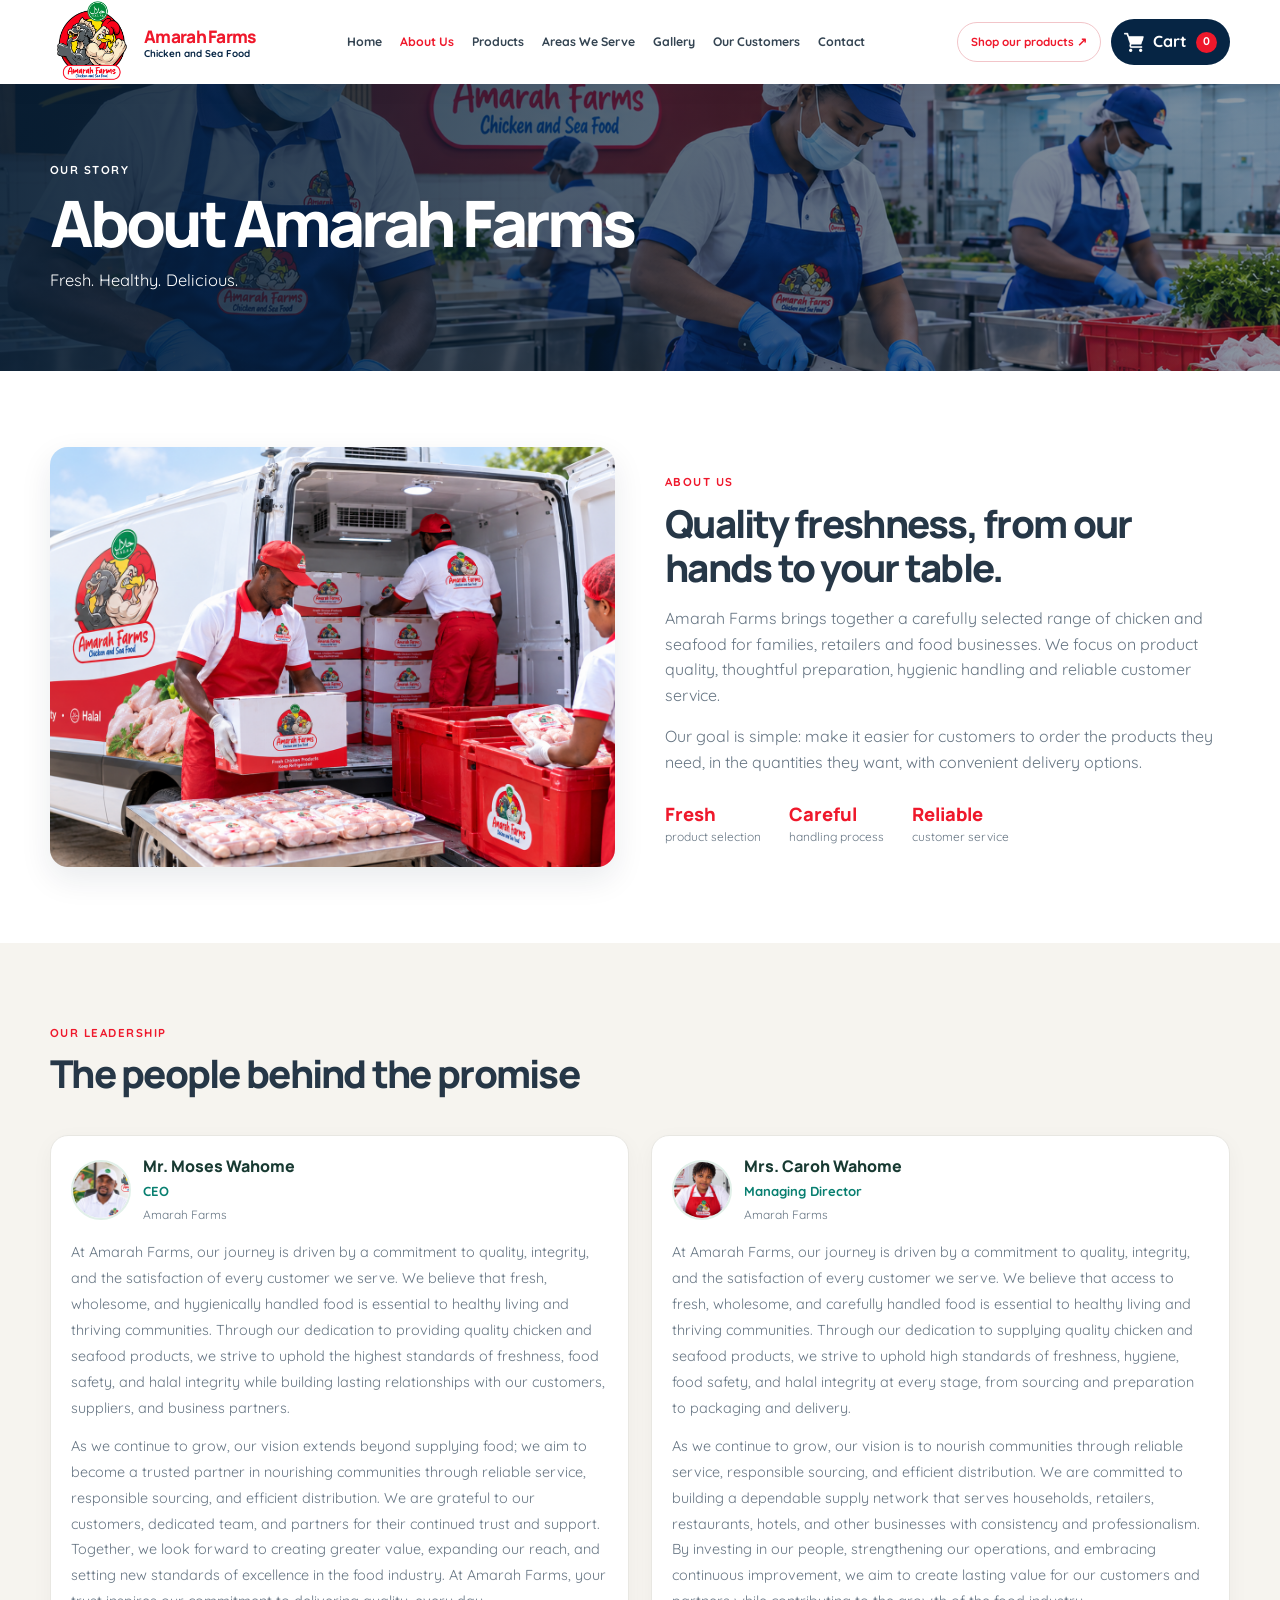
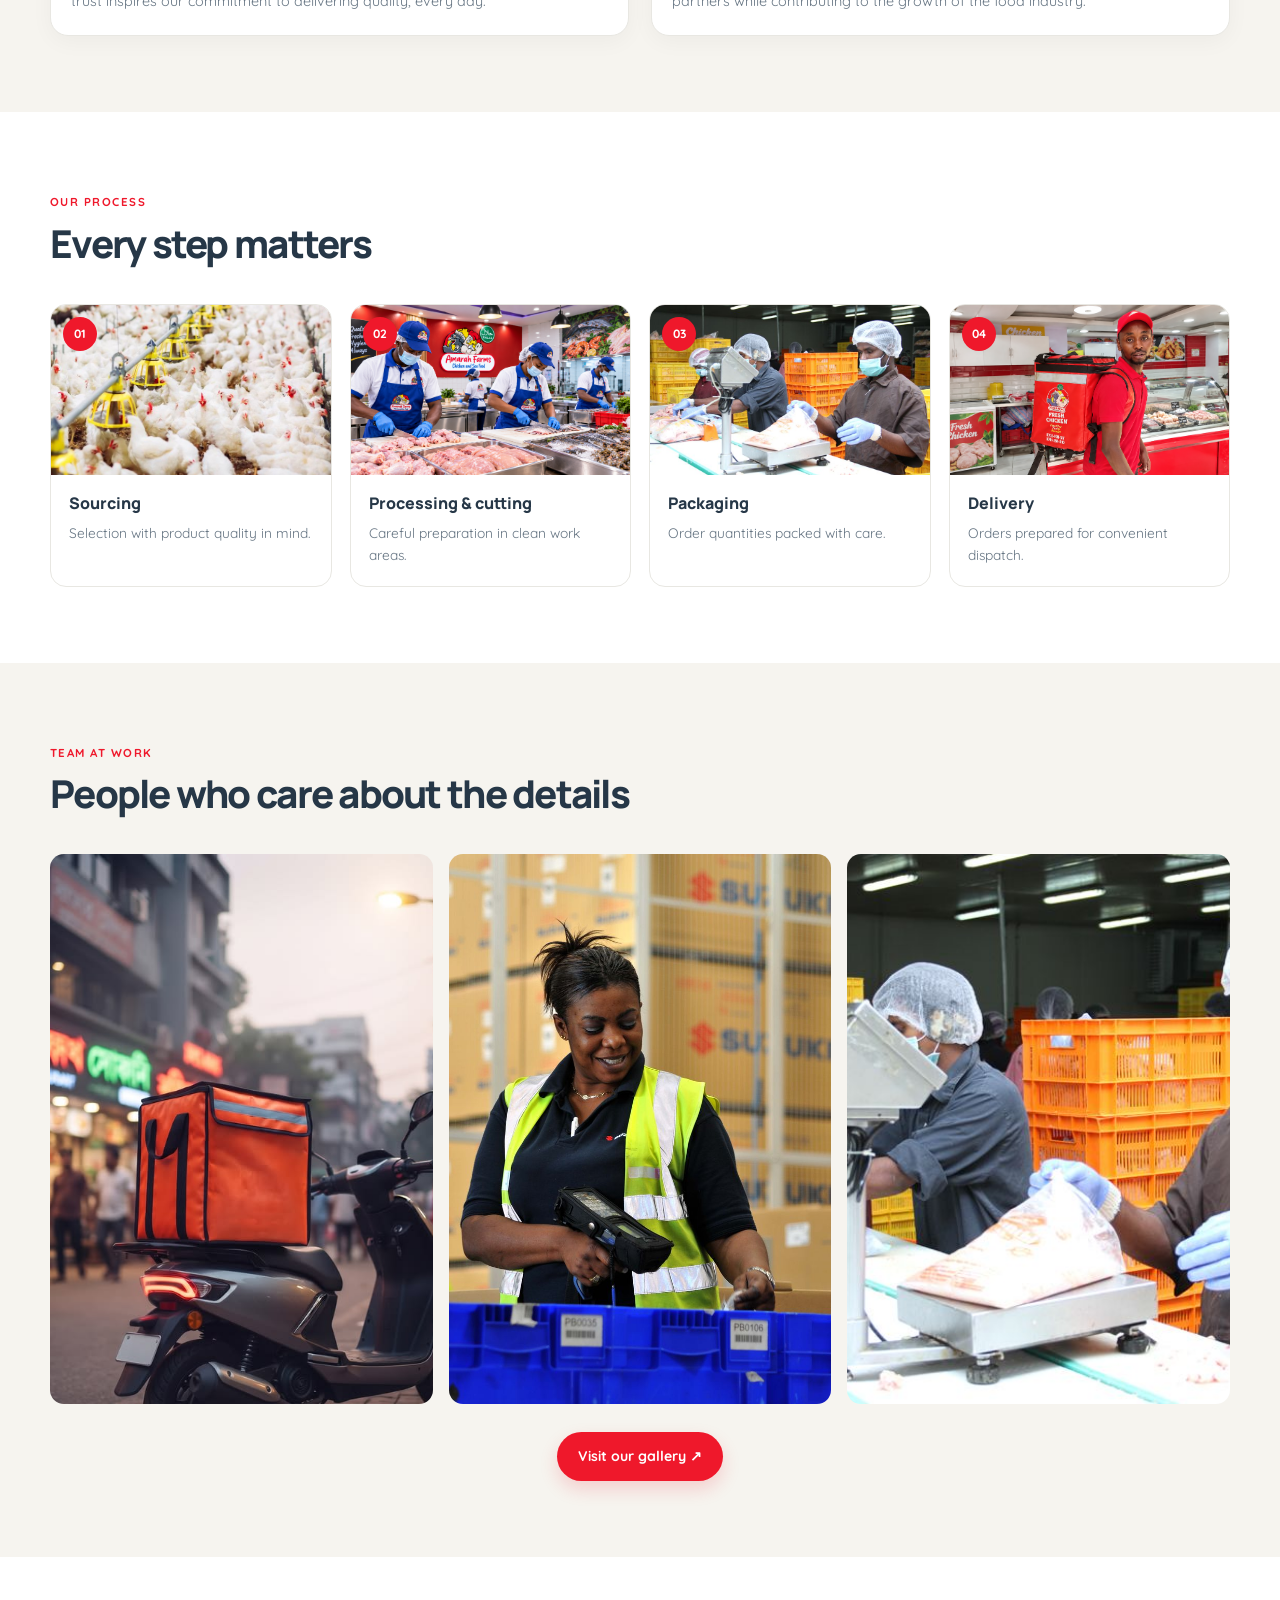
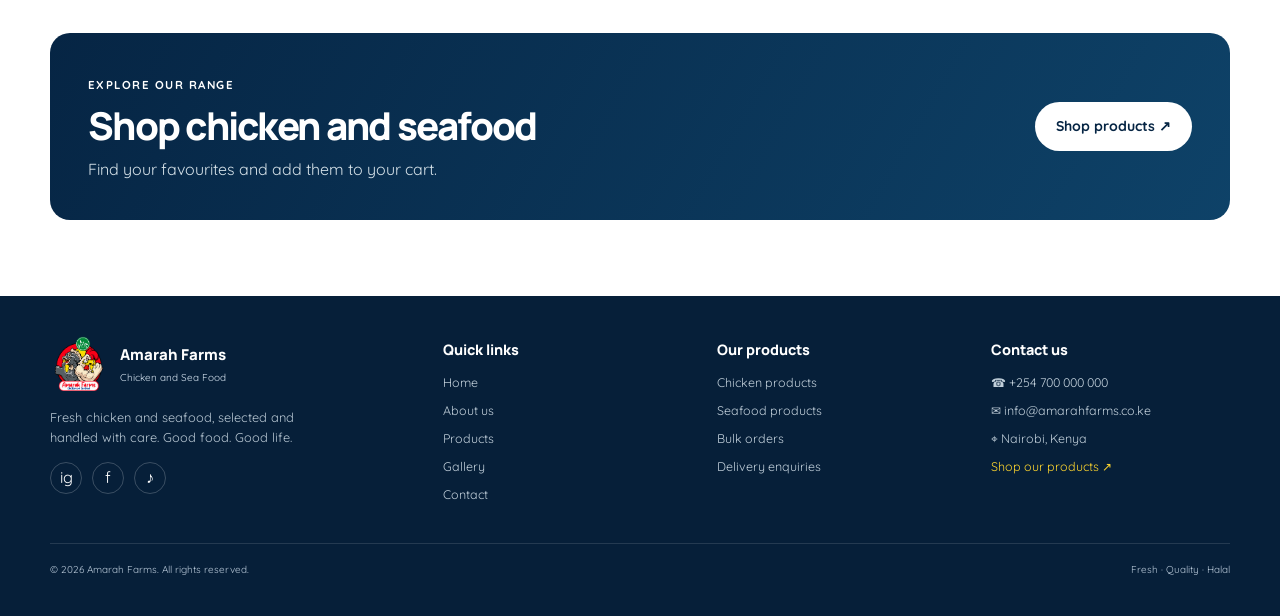
<file: about.html>
<!doctype html>
<html lang="en">
  <head>
    <meta charset="UTF-8" />
    <meta name="viewport" content="width=device-width, initial-scale=1.0" />
    <title>About Us | Amarah Farms</title>
    <link
      href="https://fonts.googleapis.com/css2?family=Quicksand:wght@400;500;600;700&family=Manrope:wght@400;500;600;700;800&display=swap"
      rel="stylesheet"
    />
    <link rel="stylesheet" href="css/style.css" />
  </head>
  <body data-page="about">
    <div id="site-header"></div>
    <main>
      <section class="page-hero about-hero">
        <div class="container">
          <span class="eyebrow light">OUR STORY</span>
          <h1>About Amarah Farms</h1>
          <p>Fresh. Healthy. Delicious.</p>
        </div>
      </section>
      <section class="section container about-intro">
        <div class="about-photo">
          <img src="img/team del.png" alt="Amarah Farms facility" />
        </div>
        <div>
          <span class="eyebrow">ABOUT US</span>
          <h2>Quality freshness, from our hands to your table.</h2>
          <p>
            Amarah Farms brings together a carefully selected range of chicken
            and seafood for families, retailers and food businesses. We focus on
            product quality, thoughtful preparation, hygienic handling and
            reliable customer service.
          </p>
          <p>
            Our goal is simple: make it easier for customers to order the
            products they need, in the quantities they want, with convenient
            delivery options.
          </p>
          <div class="stat-row">
            <div><strong>Fresh</strong><span>product selection</span></div>
            <div><strong>Careful</strong><span>handling process</span></div>
            <div><strong>Reliable</strong><span>customer service</span></div>
          </div>
        </div>
      </section>
      
<!-- =========================================
     OUR LEADERSHIP SECTION
========================================= -->
<section class="section soft-bg" id="leadership">
  <div class="container">

    <!-- Section heading -->
    <div class="section-heading">
      <div>
        <span class="eyebrow">OUR LEADERSHIP</span>
        <h2>The people behind the promise</h2>
      </div>

    
    </div>

    <!-- Leadership cards -->
    <div class="leadership-grid">

      <!-- MANAGING DIRECTOR -->
      <article class="leader-card">

        <!-- Portrait, name and position -->
       <div class="leader-header">
    <img
      src="img/director22.png"
      alt="Managing Director"
      class="leader-photo"
    />

    <div class="leader-info">
      <h3>Mr. Moses Wahome</h3>
      <p class="leader-position">CEO</p>
      <span class="leader-company">Amarah Farms</span>
    </div>
  </div>

        <!-- Director's message -->
        <div class="leader-message">
          <div class="leader-message-content">
            <p>
              At Amarah Farms, our journey is driven by a commitment
              to quality, integrity, and the satisfaction of every
              customer we serve. We believe that fresh, wholesome,
              and hygienically handled food is essential to healthy
              living and thriving communities. Through our dedication
              to providing quality chicken and seafood products,
              we strive to uphold the highest standards of freshness,
              food safety, and halal integrity while building lasting
              relationships with our customers, suppliers, and
              business partners.
            </p>

            <p>
              As we continue to grow, our vision extends beyond
              supplying food; we aim to become a trusted partner
              in nourishing communities through reliable service,
              responsible sourcing, and efficient distribution.
              We are grateful to our customers, dedicated team,
              and partners for their continued trust and support.
              Together, we look forward to creating greater value,
              expanding our reach, and setting new standards of
              excellence in the food industry. At Amarah Farms,
              your trust inspires our commitment to delivering
              quality, every day.
            </p>
          </div>

          <!-- Mobile read-more button -->
          <button
            class="leader-read-more"
            type="button"
            aria-expanded="false"
          >
            Read More
          </button>
        </div>

      </article>

      <!-- OPERATIONS MANAGER -->
      <article class="leader-card">

        <!-- Portrait, name and position -->
      <div class="leader-header">
    <img
      src="img/director1.png"
      alt="Managing Director"
      class="leader-photo"
    />

    <div class="leader-info">
      <h3>Mrs. Caroh Wahome</h3>
      <p class="leader-position">Managing Director</p>
      <span class="leader-company">Amarah Farms</span>
    </div>
  </div>

        <!-- Operations manager's message -->
        <div class="leader-message">
          <div class="leader-message-content">
                
<p>
  At Amarah Farms, our journey is driven by a commitment to
  quality, integrity, and the satisfaction of every customer
  we serve. We believe that access to fresh, wholesome, and
  carefully handled food is essential to healthy living and
  thriving communities. Through our dedication to supplying
  quality chicken and seafood products, we strive to uphold
  high standards of freshness, hygiene, food safety, and halal
  integrity at every stage, from sourcing and preparation to
  packaging and delivery. 
</p>

<p>
  As we continue to grow, our vision is to nourish communities
  through reliable service, responsible sourcing, and efficient
  distribution. We are committed to building a dependable supply
  network that serves households, retailers, restaurants, hotels,
  and other businesses with consistency and professionalism.
  By investing in our people, strengthening our operations, and
  embracing continuous improvement, we aim to create lasting
  value for our customers and partners while contributing to the
  growth of the food industry.
            </p>
          </div>

          <!-- Mobile read-more button -->
          <button
            class="leader-read-more"
            type="button"
            aria-expanded="false"
          >
            Read More
          </button>
        </div>

      </article>

    </div>
  </div>
</section>

      <section class="section container">
        <div class="section-heading">
          <div>
            <span class="eyebrow">OUR PROCESS</span>
            <h2>Every step matters</h2>
          </div>
        </div>
        <div class="process-grid">
          <article>
            <span>01</span><img src="img/careful1.jfif" alt="Sourcing" />
            <h3>Sourcing</h3>
            <p>Selection with product quality in mind.</p>
          </article>
          <article>
            <span>02</span
            ><img src="img/blue.png" alt="Processing" />
            <h3>Processing & cutting</h3>
            <p>Careful preparation in clean work areas.</p>
          </article>
          <article>
            <span>03</span
            ><img src="img/pack3.jpg" alt="Packaging" />
            <h3>Packaging</h3>
            <p>Order quantities packed with care.</p>
          </article>
          <article>
            <span>04</span><img src="img/kama.png" alt="Delivery" />
            <h3>Delivery</h3>
            <p>Orders prepared for convenient dispatch.</p>
          </article>
        </div>
      </section>
      <section class="section soft-bg">
        <div class="container">
          <div class="section-heading">
            <div>
              <span class="eyebrow">TEAM AT WORK</span>
              <h2>People who care about the details</h2>
            </div>
          </div>
          <div class="gallery-strip">
            <img
              src="img/delivery212.jfif"
              alt="Team processing products"
            /><img
              src="img/pack4.jfif"
              alt="Team preparing orders"
            /><img src="img/pack3.jpg" alt="Team packaging products" />
          </div>
          <div class="center-action">
            <a class="btn btn-red" href="gallery.html">Visit our gallery ↗</a>
          </div>
        </div>
      </section>
      <section class="section container">
        <div class="cta-panel">
          <div>
            <span class="eyebrow light">EXPLORE OUR RANGE</span>
            <h2>Shop chicken and seafood</h2>
            <p>Find your favourites and add them to your cart.</p>
          </div>
          <a class="btn btn-white" href="products.html">Shop products ↗</a>
        </div>
      </section>
    </main>
    <div id="site-footer"></div>
    <script src="js/app.js"></script>
  </body>
</html>
</file>
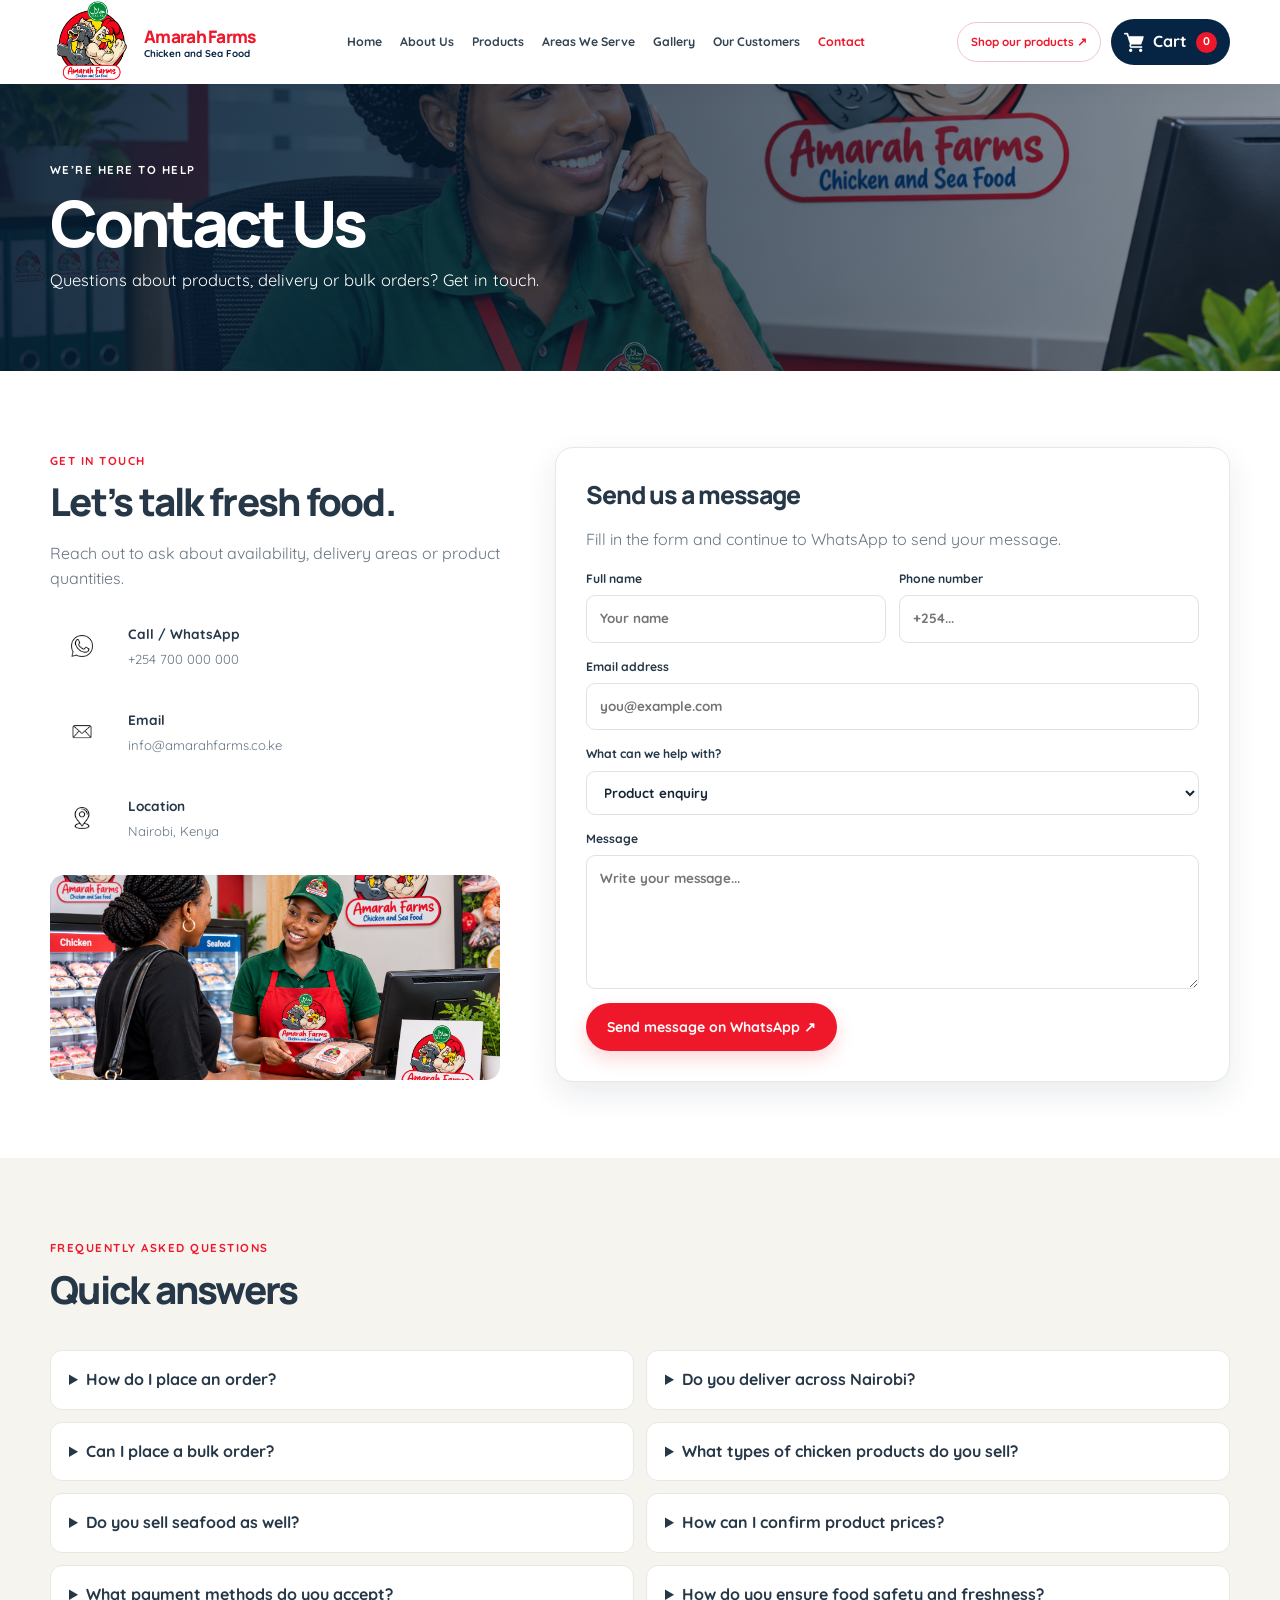
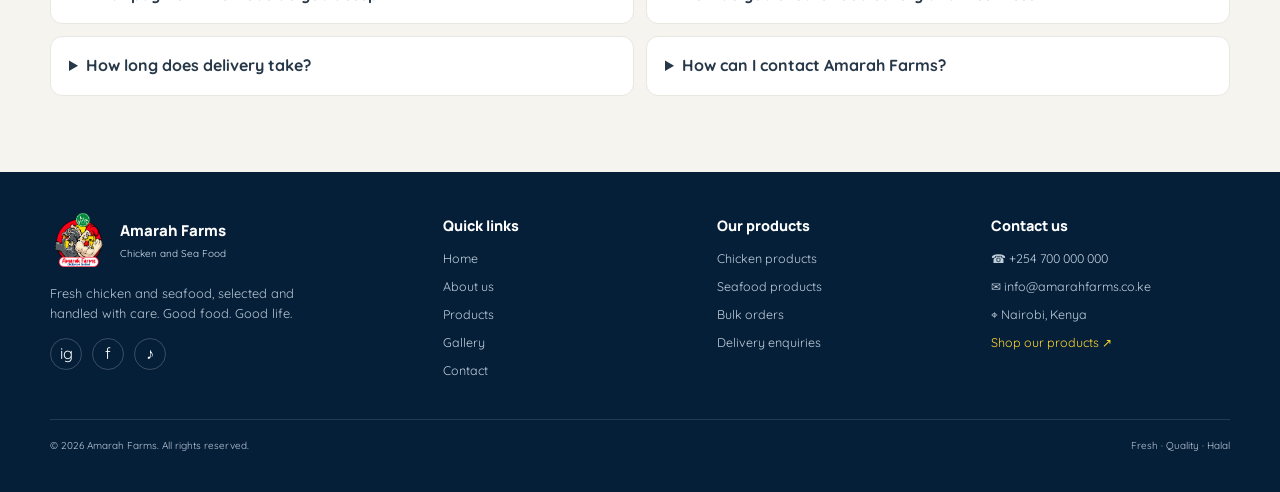
<file: contact.html>
<!doctype html>
<html lang="en">
  <head>
    <meta charset="UTF-8" />
    <meta name="viewport" content="width=device-width, initial-scale=1.0" />
    <title>Contact Us | Amarah Farms</title>
    <link
      href="https://fonts.googleapis.com/css2?family=Quicksand:wght@400;500;600;700&family=Manrope:wght@400;500;600;700;800&display=swap"
      rel="stylesheet"
    />
    <link rel="stylesheet" href="css/style.css" />
  </head>
  <body data-page="contact">
    <div id="site-header"></div>
    <main>
      <section class="page-hero contact-hero">
        <div class="container">
          <span class="eyebrow light">WE’RE HERE TO HELP</span>
          <h1>Contact Us</h1>
          <p>
            Questions about products, delivery or bulk orders? Get in touch.
          </p>
        </div>
      </section>
      <section class="section container contact-layout">
        <aside class="contact-info">
          <span class="eyebrow">GET IN TOUCH</span>
          <h2>Let’s talk fresh food.</h2>
          <p>
            Reach out to ask about availability, delivery areas or product
            quantities.
          </p>
          <div class="contact-detail">
            <span class="contact-icon"
              ><img src="img/whatsapp.png" alt=""
            /></span>
            <div>
              <b>Call / WhatsApp</b>
              <p>+254 700 000 000</p>
            </div>
          </div>
          <div class="contact-detail">
            <span class="contact-icon"
              ><img src="img/email.png" alt=""
            /></span>
            <div>
              <b>Email</b>
              <p>info@amarahfarms.co.ke</p>
            </div>
          </div>
          <div class="contact-detail">
            <span class="contact-icon"
              ><img src="img/location.png" alt=""
            /></span>
            <div>
              <b>Location</b>
              <p>Nairobi, Kenya</p>
            </div>
          </div>
          <img
            class="contact-image"
            src="img/service.png"
            alt="Amarah Farms team"
          />
        </aside>
        <form class="contact-form" id="contact-form">
          <h2>Send us a message</h2>
          <p>Fill in the form and continue to WhatsApp to send your message.</p>
          <div class="form-row">
            <label
              >Full name<input
                name="name"
                required
                placeholder="Your name" /></label
            ><label
              >Phone number<input
                name="phone"
                required
                type="tel"
                placeholder="+254..."
            /></label>
          </div>
          <label
            >Email address<input
              name="email"
              type="email"
              placeholder="you@example.com" /></label
          ><label
            >What can we help with?<select name="topic">
              <option>Product enquiry</option>
              <option>Delivery enquiry</option>
              <option>Bulk order</option>
              <option>Feedback</option>
              <option>Other</option>
            </select></label
          ><label
            >Message<textarea
              name="message"
              rows="5"
              required
              placeholder="Write your message..."
            ></textarea></label
          ><button class="btn btn-red" type="submit">
            Send message on WhatsApp ↗
          </button>
        </form>
      </section>
      <section class="section soft-bg">
  <div class="container">
    <div class="section-heading">
      <div>
        <span class="eyebrow">FREQUENTLY ASKED QUESTIONS</span>
        <h2>Quick answers</h2>
      </div>
    </div>

    <div class="faq-list">
      <details>
        <summary>How do I place an order?</summary>
        <p>
          Browse our products page, select the products and quantities you
          need, and add them to your cart. Open your cart and proceed to
          WhatsApp checkout to complete your order with our team.
        </p>
      </details>

      <details>
        <summary>Do you deliver across Nairobi?</summary>
        <p>
          We offer delivery services depending on your location and order
          requirements. Contact our team to confirm delivery availability
          and charges for your area.
        </p>
      </details>

      <details>
        <summary>Can I place a bulk order?</summary>
        <p>
          Yes! We welcome bulk orders from households, hotels, restaurants,
          retailers, and other businesses. Contact us with your preferred
          products and quantities for assistance.
        </p>
      </details>

      <details>
        <summary>What types of chicken products do you sell?</summary>
        <p>
          We offer a range of chicken products, including whole chicken,
          chicken cuts, and other available poultry products. Visit our
          products page or contact us to check current availability.
        </p>
      </details>

      <details>
        <summary>Do you sell seafood as well?</summary>
        <p>
          Yes, Amarah Farms also offers seafood products. Please browse
          our product categories or contact our team to confirm the
          seafood varieties currently available.
        </p>
      </details>

      <details>
        <summary>How can I confirm product prices?</summary>
        <p>
          Check the prices displayed on our products page. For bulk orders,
          special quantities, or products without listed prices, contact
          our team for a quotation.
        </p>
      </details>

      <details>
        <summary>What payment methods do you accept?</summary>
        <p>
          Please contact our team during checkout to confirm the available
          payment methods and receive the correct payment instructions
          for your order.
        </p>
      </details>

      <details>
        <summary>How do you ensure food safety and freshness?</summary>
        <p>
          We prioritize proper product handling, hygienic practices, and
          appropriate storage conditions. Our team works to maintain
          product quality throughout handling and delivery.
        </p>
      </details>

      <details>
        <summary>How long does delivery take?</summary>
        <p>
          Delivery time depends on your location, order size, product
          availability, and delivery schedule. Contact us when placing
          your order for an estimated delivery time.
        </p>
      </details>

      <details>
        <summary>How can I contact Amarah Farms?</summary>
        <p>
          You can reach us through the contact details on our website
          or use our WhatsApp ordering option for assistance with
          products, prices, deliveries, and bulk orders.
        </p>
      </details>
    </div>
  </div>
</section>
    </main>
    <div id="site-footer"></div>
    <script src="js/app.js"></script>
  </body>
</html>
</file>
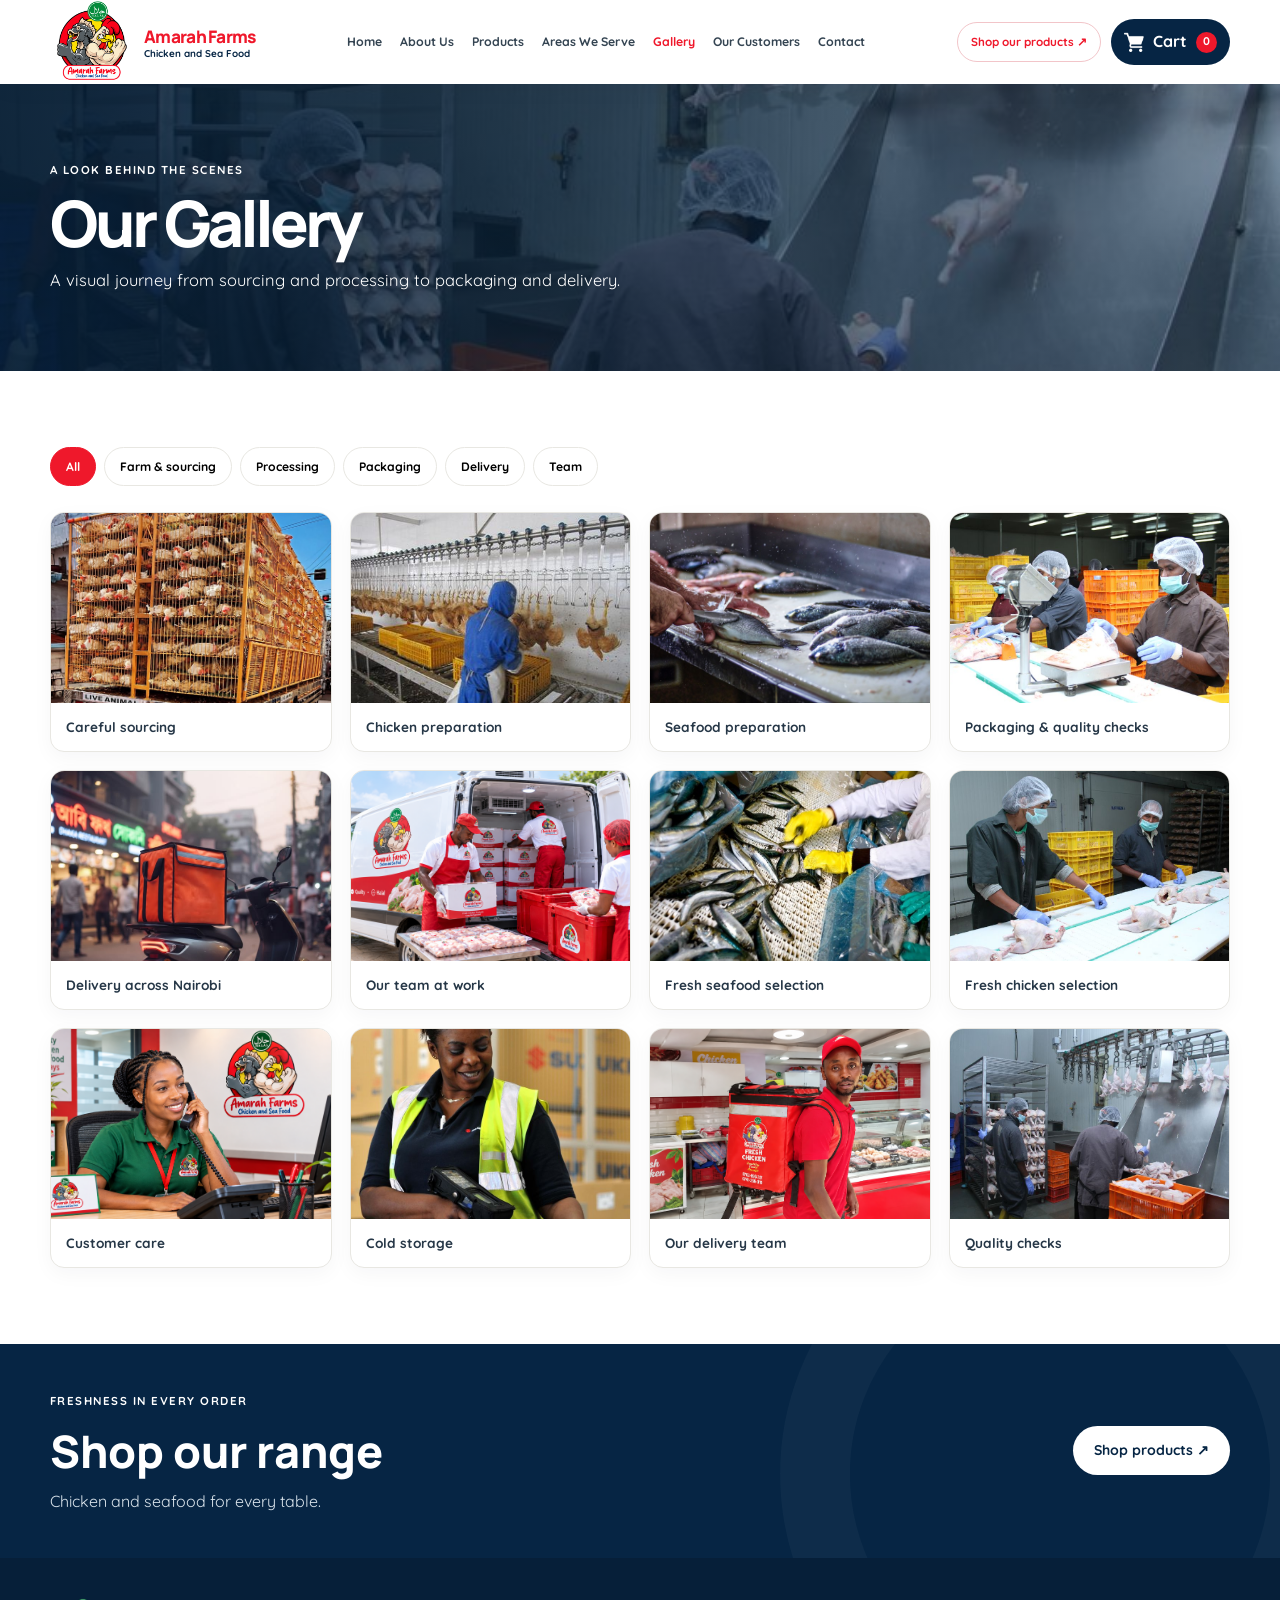
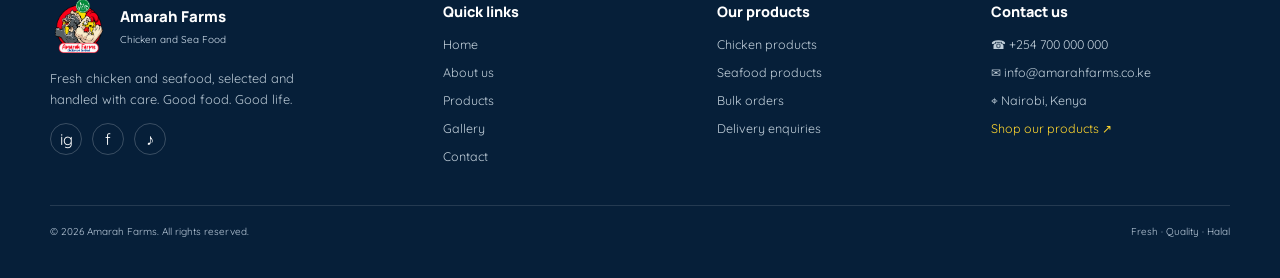
<file: gallery.html>
<!doctype html>
<html lang="en">
  <head>
    <meta charset="UTF-8" />
    <meta name="viewport" content="width=device-width, initial-scale=1.0" />
    <title>Gallery | Amarah Farms</title>
    <link
      href="https://fonts.googleapis.com/css2?family=Quicksand:wght@400;500;600;700&family=Manrope:wght@400;500;600;700;800&display=swap"
      rel="stylesheet"
    />
    <link rel="stylesheet" href="css/style.css" />
  </head>
  <body data-page="gallery">
    <div id="site-header"></div>
    <main>
      <section class="page-hero gallery-hero">
        <div class="container">
          <span class="eyebrow light">A LOOK BEHIND THE SCENES</span>
          <h1>Our Gallery</h1>
          <p>
            A visual journey from sourcing and processing to packaging and
            delivery.
          </p>
        </div>
      </section>
      <section class="section container">
        <div class="filter-row" role="group" aria-label="Filter gallery">
          <button class="filter-btn active" data-filter="all">All</button
          ><button class="filter-btn" data-filter="sourcing">
            Farm & sourcing</button
          ><button class="filter-btn" data-filter="processing">
            Processing</button
          ><button class="filter-btn" data-filter="packaging">Packaging</button
          ><button class="filter-btn" data-filter="delivery">Delivery</button
          ><button class="filter-btn" data-filter="team">Team</button>
        </div>
        <div class="gallery-grid">
          <figure data-category="sourcing">
            <img src="img/source1.jpg" alt="Product sourcing" />
            <figcaption>Careful sourcing</figcaption>
          </figure>
          <figure data-category="processing">
            <img src="img/processing.jfif" alt="Chicken processing" />
            <figcaption>Chicken preparation</figcaption>
          </figure>
          <figure data-category="processing">
            <img src="img/seafoodp.jpg" alt="Seafood processing" />
            <figcaption>Seafood preparation</figcaption>
          </figure>
          <figure data-category="packaging">
            <img src="img/pack3.jpg" alt="Order packaging" />
            <figcaption>Packaging & quality checks</figcaption>
          </figure>
          <figure data-category="delivery">
            <img src="img/delivery212.jfif" alt="Delivery in Nairobi" />
            <figcaption>Delivery across Nairobi</figcaption>
          </figure>
          <figure data-category="team">
            <img src="img/team del.png" alt="Team at work" />
            <figcaption>Our team at work</figcaption>
          </figure>
          <figure data-category="processing">
            <img src="img/seaff2.jpg" alt="Fresh seafood" />
            <figcaption>Fresh seafood selection</figcaption>
          </figure>
          <figure data-category="processing">
            <img src="img/procs.jpg" alt="Fresh chicken" />
            <figcaption>Fresh chicken selection</figcaption>
          </figure>
          <figure data-category="team">
            <img src="img/call center.png" alt="Customer care" />
            <figcaption>Customer care</figcaption>
          </figure>
          <figure data-category="packaging">
            <img src="img/pack4.jfif" alt="Cold storage" />
            <figcaption>Cold storage</figcaption>
          </figure>
          <figure data-category="delivery">
            <img src="img/kama.png" alt="Delivery team" />
            <figcaption>Our delivery team</figcaption>
          </figure>
          <figure data-category="sourcing">
            <img src="img/proces3.jpg" alt="Quality inspection" />
            <figcaption>Quality checks</figcaption>
          </figure>
        </div>
      </section>
      <section class="wide-cta">
        <div class="container wide-cta-inner">
          <div>
            <span class="eyebrow light">FRESHNESS IN EVERY ORDER</span>
            <h2>Shop our range</h2>
            <p>Chicken and seafood for every table.</p>
          </div>
          <a class="btn btn-white" href="products.html">Shop products ↗</a>
        </div>
      </section>
    </main>
    <div id="site-footer"></div>
    <script src="js/app.js"></script>
  </body>
</html>
</file>
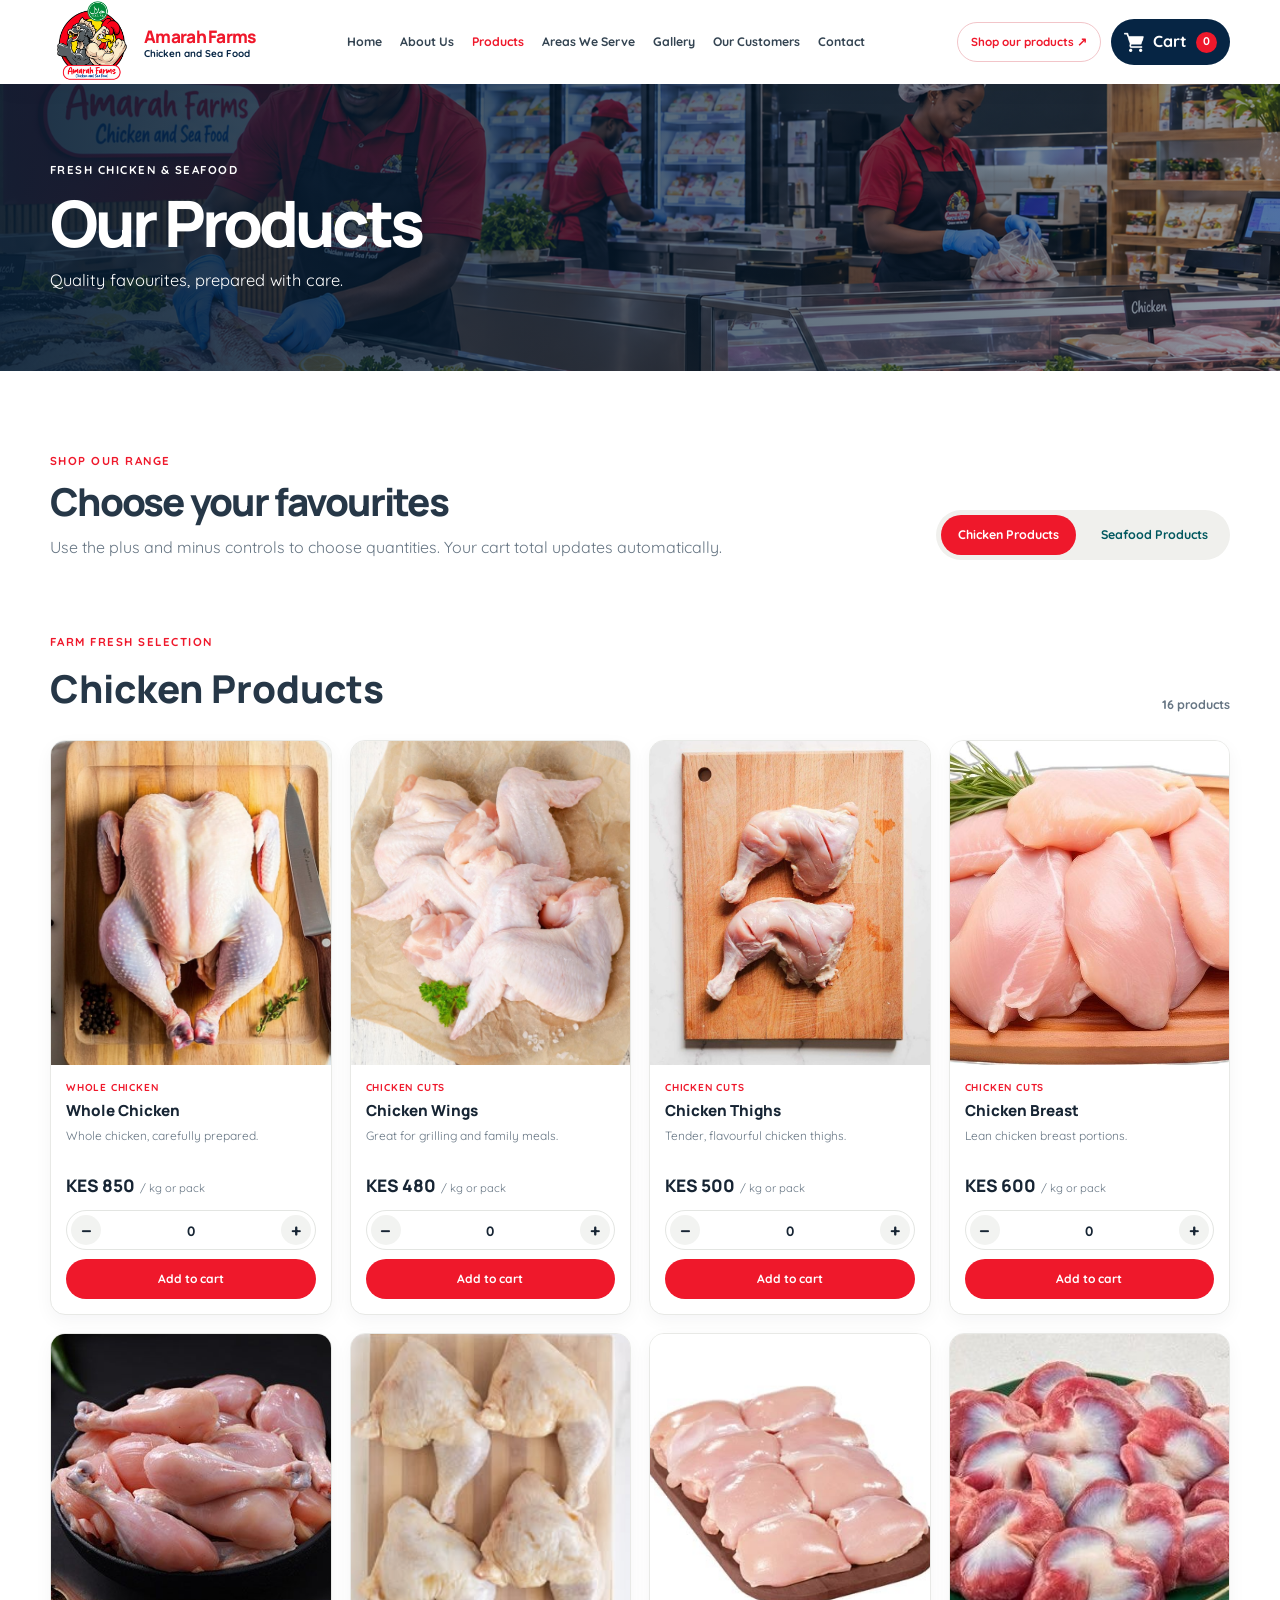
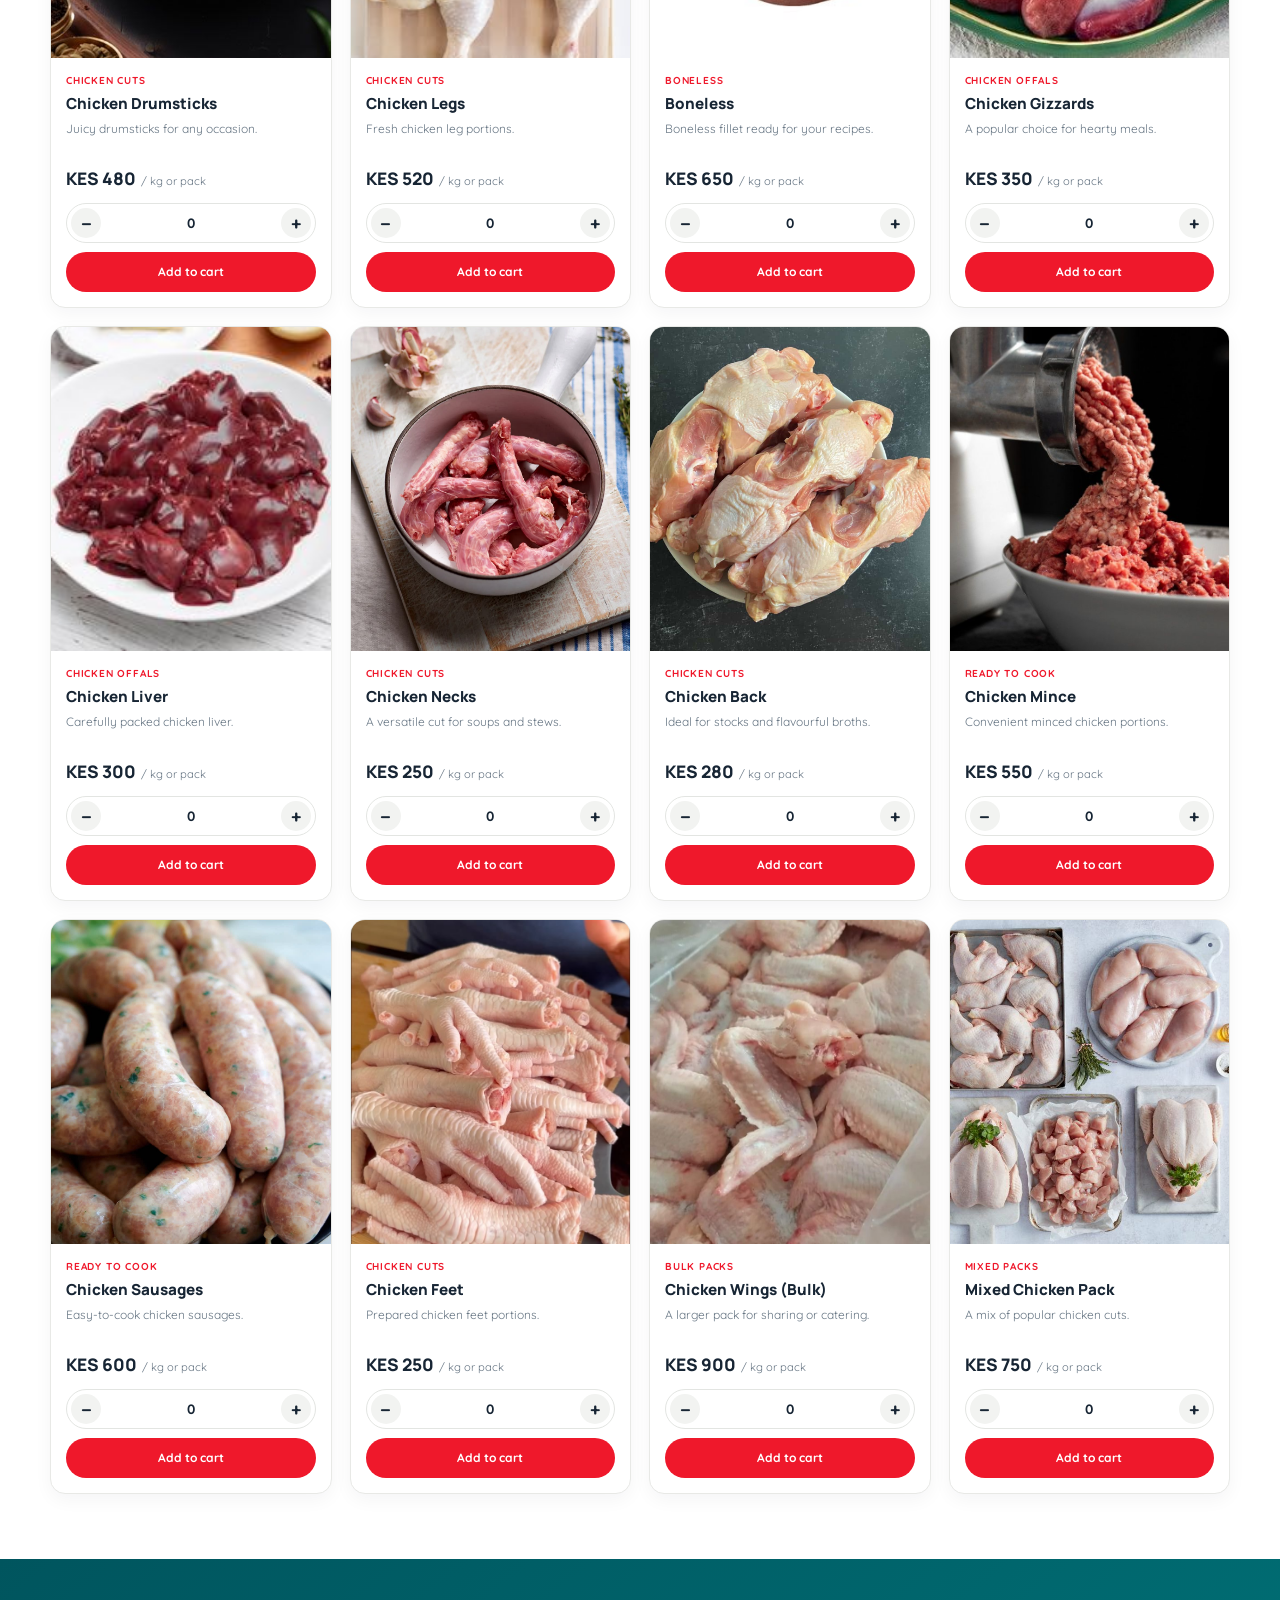
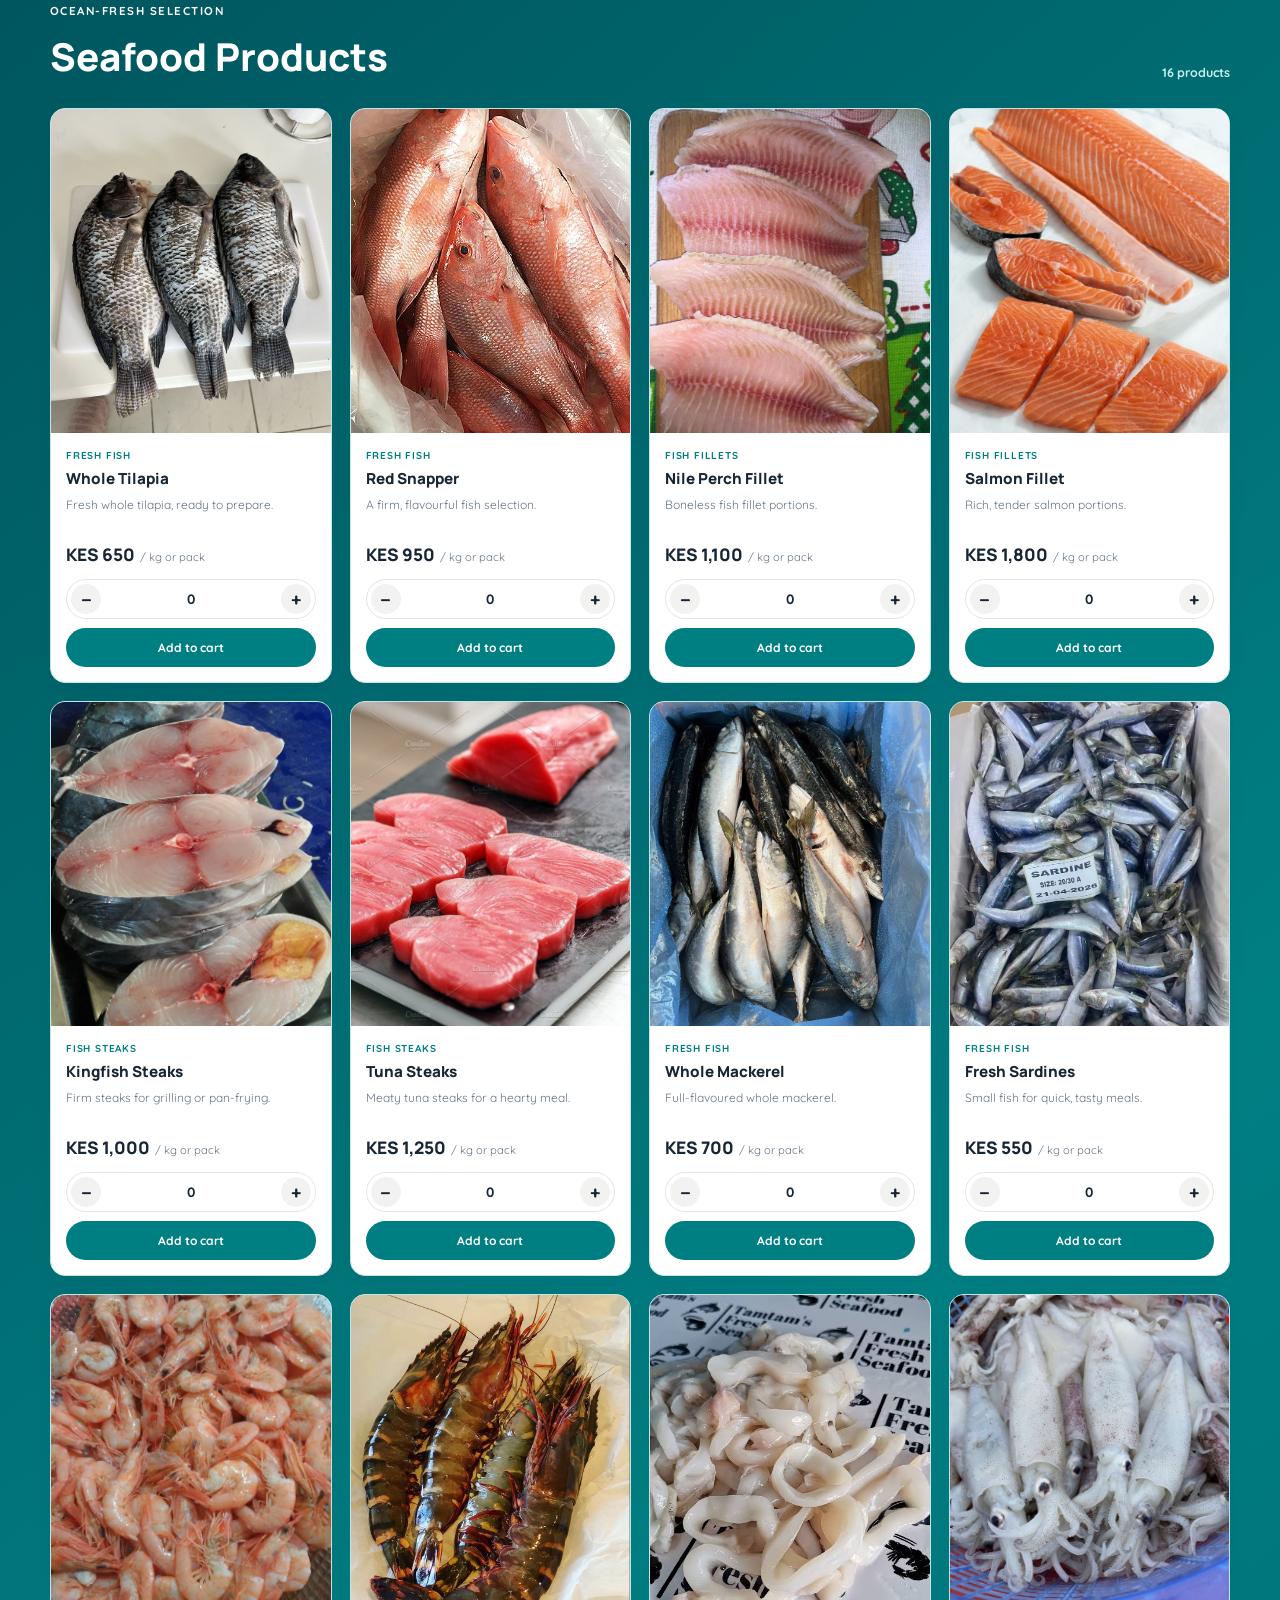
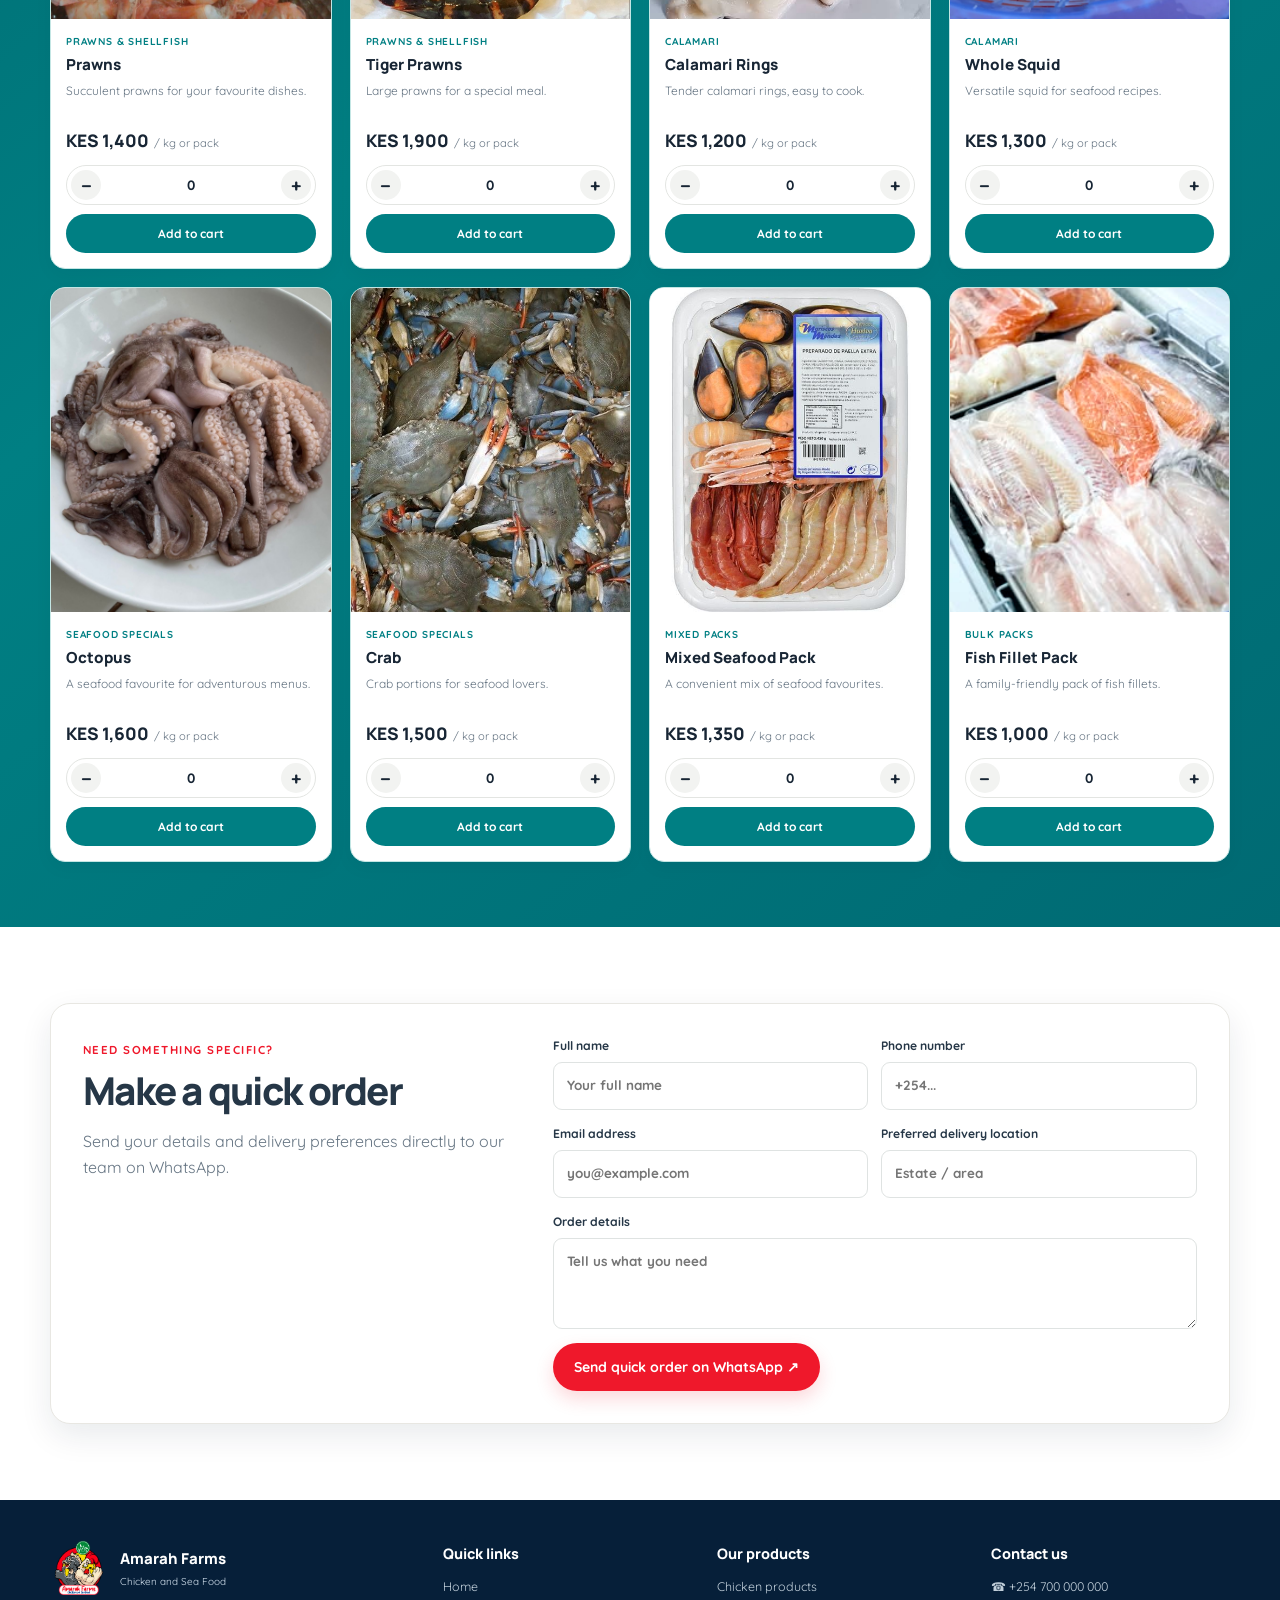
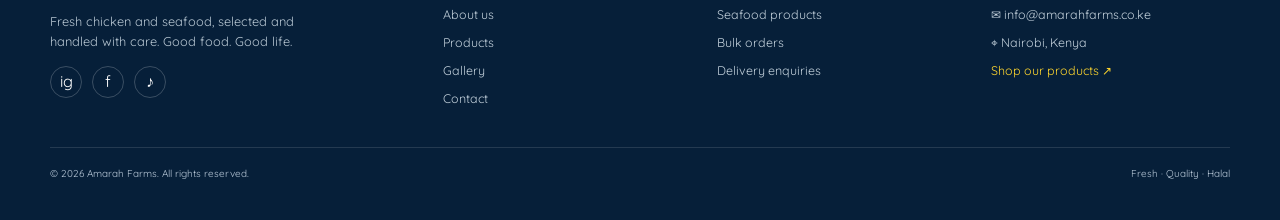
<file: products.html>
<!doctype html>
<html lang="en">
  <head>
    <meta charset="UTF-8" />
    <meta name="viewport" content="width=device-width, initial-scale=1.0" />
    <title>Products | Amarah Farms</title>
    <link
      href="https://fonts.googleapis.com/css2?family=Quicksand:wght@400;500;600;700&family=Manrope:wght@400;500;600;700;800&display=swap"
      rel="stylesheet"
    />
    <link rel="stylesheet" href="css/style.css" />
  </head>
  <body data-page="products">
    <div id="site-header"></div>
    <main>
      <section class="page-hero products-hero">
        <div class="container">
          <span class="eyebrow light">FRESH CHICKEN & SEAFOOD</span>
          <h1>Our Products</h1>
          <p>Quality favourites, prepared with care.</p>
        </div>
      </section>
      <section class="section container product-page-intro">
        <div>
          <span class="eyebrow">SHOP OUR RANGE</span>
          <h2>Choose your favourites</h2>
          <p>
            Use the plus and minus controls to choose quantities. Your cart
            total updates automatically.
          </p>
        </div>
        <div class="product-switch">
          <a class="switch-btn active" href="#chicken">Chicken Products</a
          ><a class="switch-btn seafood-switch" href="#seafood"
            >Seafood Products</a
          >
        </div>
      </section>
      <section class="product-section chicken-products" id="chicken">
        <div class="container">
          <div class="product-section-heading">
            <div>
              <span class="eyebrow">FARM FRESH SELECTION</span>
              <h2>Chicken Products</h2>
            </div>
            <span class="section-count">16 products</span>
          </div>
          <div class="product-grid" id="chicken-grid"></div>
        </div>
      </section>
      <section class="product-section seafood-products" id="seafood">
        <div class="container">
          <div class="product-section-heading">
            <div>
              <span class="eyebrow light">OCEAN-FRESH SELECTION</span>
              <h2>Seafood Products</h2>
            </div>
            <span class="section-count light-count">16 products</span>
          </div>
          <div class="product-grid" id="seafood-grid"></div>
        </div>
      </section>
      <section class="section container">
        <div class="quick-order">
          <div>
            <span class="eyebrow">NEED SOMETHING SPECIFIC?</span>
            <h2>Make a quick order</h2>
            <p>
              Send your details and delivery preferences directly to our team on
              WhatsApp.
            </p>
          </div>
          <form id="quick-order-form">
            <div class="form-row">
              <label
                >Full name<input
                  name="name"
                  required
                  placeholder="Your full name" /></label
              ><label
                >Phone number<input
                  name="phone"
                  required
                  type="tel"
                  placeholder="+254..."
              /></label>
            </div>
            <div class="form-row">
              <label
                >Email address<input
                  name="email"
                  type="email"
                  placeholder="you@example.com" /></label
              ><label
                >Preferred delivery location<input
                  name="location"
                  required
                  placeholder="Estate / area"
              /></label>
            </div>
            <label
              >Order details<textarea
                name="details"
                rows="3"
                placeholder="Tell us what you need"
              ></textarea></label
            ><button class="btn btn-red" type="submit">
              Send quick order on WhatsApp ↗
            </button>
          </form>
        </div>
      </section>
    </main>
    <div id="site-footer"></div>
    <script src="js/app.js"></script>
  </body>
</html>
</file>
<file: css/style.css>
@import url("https://fonts.googleapis.com/css2?family=Quicksand:wght@400;500;600;700&family=Manrope:wght@400;500;600;700;800&display=swap");
:root {
  --red: #ef182b;
  --red-dark: #c90e20;
  --navy: #062544;
  --navy2: #0b355a;
  --teal: #007f83;
  --teal-dark: #00585f;
  --teal-light: #e3f7f5;
  --yellow: #ffd62e;
  --ink: #172534;
  --muted: #667583;
  --paper: #fffdf9;
  --soft: #f7f5f1;
  --line: #e8e7e2;
  --radius: 18px;
  --shadow: 0 12px 32px rgba(10, 32, 50, 0.09);
}
* {
  box-sizing: border-box;
}
html {
  scroll-behavior: smooth;
  scroll-padding-top: 100px;
}
body {
  margin: 0;
  font-family: "Quicksand", sans-serif;
  color: var(--ink);
  background: var(--paper);
  line-height: 1.6;
}
img {
  display: block;
  max-width: 100%;
}
a {
  color: inherit;
  text-decoration: none;
}
button,
input,
textarea,
select {
  font: inherit;
}
button,
a {
  -webkit-tap-highlight-color: transparent;
}
.container {
  width: min(1180px, calc(100% - 40px));
  margin-inline: auto;
}
.section {
  padding: 76px 0;
}
.soft-bg {
  background: #f6f4ef;
}
.eyebrow {
  display: inline-block;
  color: var(--red);
  font-size: 0.72rem;
  font-weight: 800;
  letter-spacing: 0.13em;
  text-transform: uppercase;
  margin-bottom: 10px;
}
.eyebrow.light {
  color: #fff;
}
.section-heading {
  display: flex;
  align-items: end;
  justify-content: space-between;
  gap: 24px;
  margin-bottom: 28px;
}
.section-heading h2,
.section h2,
.quick-order h2,
.contact-info h2 {
  font:
    800 clamp(1.7rem, 3vw, 2.45rem)/1.15 "Manrope",
    sans-serif;
  letter-spacing: -0.045em;
  margin: 0 0 10px;
}
.section-heading p {
  max-width: 440px;
  margin: 0;
  color: var(--muted);
}
.heading-note {
  max-width: 400px;
  color: var(--muted);
  margin: 0;
}
.text-link {
  color: var(--red);
  font-weight: 800;
  white-space: nowrap;
}
.btn {
  display: inline-flex;
  align-items: center;
  justify-content: center;
  gap: 12px;
  padding: 13px 21px;
  border: 0;
  border-radius: 999px;
  font-weight: 800;
  font-size: 0.88rem;
  cursor: pointer;
  transition:
    transform 0.2s,
    background 0.2s;
  white-space: nowrap;
}
.btn:hover {
  transform: translateY(-2px);
}
.btn-red {
  background: var(--red);
  color: white;
  box-shadow: 0 8px 18px #ef182b2b;
}
.btn-red:hover {
  background: var(--red-dark);
}
.btn-outline-light {
  border: 1px solid #ffffffa8;
  color: #fff;
  background: #ffffff0c;
}
.btn-white {
  background: #fff;
  color: var(--navy);
}
.center-action {
  text-align: center;
  margin-top: 28px;
}
/* header */
.site-header {
  position: sticky;
  top: 0;
  z-index: 100;
  background: #fff;
  box-shadow: 0 4px 22px #071b2c0c;
}
.header-inner {
  min-height: 82px;
  display: flex;
  align-items: center;
  gap: 24px;
}
.brand {
  display: flex;
  align-items: center;
  gap: 10px;
  min-width: 205px;
}
.brand img {
  width: 84px;
  height: 84px;
  object-fit: contain;
}
.brand-copy {
  display: flex;
  flex-direction: column;
  line-height: 1.05;
}
.brand-copy strong {
  font:
    800 1.08rem "Manrope",
    sans-serif;
  color: var(--red);
  letter-spacing: -0.04em;
}
.brand-copy small {
  font-size: 0.62rem;
  font-weight: 800;
  color: var(--navy);
}
.main-nav {
  display: flex;
  align-items: center;
  justify-content: center;
  gap: 18px;
  flex: 1;
}
.main-nav a {
  font-size: 0.77rem;
  font-weight: 800;
  color: #344452;
  white-space: nowrap;
  padding: 8px 0;
  position: relative;
}
.main-nav a:hover,
.main-nav a.active {
  color: var(--red);
}
.header-actions {
  display: flex;
  align-items: center;
  gap: 10px;
}
.nav-shop {
  font-size: 0.73rem;
  font-weight: 800;
  padding: 10px 13px;
  border: 1px solid #f2c5c9;
  border-radius: 999px;
  color: var(--red);
  white-space: nowrap;
}
.cart-trigger {
  border: 0;
  border-radius: 999px;
  background: var(--navy);
  color: #fff;
  display: flex;
  align-items: center;
  gap: 9px;
  padding: 10px 13px;
  font-weight: 800;
  cursor: pointer;
  white-space: nowrap;
}
.cart-trigger img {
  width: 20px;
  height: 20px;
  object-fit: contain;
  filter: brightness(0) invert(1);
}
.cart-count {
  background: var(--red);
  color: #fff;
  border-radius: 50%;
  width: 21px;
  height: 21px;
  display: grid;
  place-items: center;
  font-size: 0.7rem;
}
.menu-toggle {
  display: none;
  border: 0;
  background: transparent;
  font-size: 1.6rem;
  cursor: pointer;
  color: var(--navy);
}
/* hero */
.hero {
  height: min(690px, 78vh);
  min-height: 560px;
  position: relative;
  overflow: hidden;
  background: #0b293e;
  color: #fff;
}
.hero-slides,
.hero-slide,
.hero-shade {
  position: absolute;
  inset: 0;
}
.hero-slide {
  background-position: center;
  background-size: cover;
  opacity: 0;
  transform: scale(1.035);
  transition:
    opacity 1s ease,
    transform 4s ease;
}
.hero-slide.active {
  opacity: 1;
  transform: scale(1);
}
.hero-shade {
  background: linear-gradient(
    90deg,
    rgba(3, 18, 31, 0.88) 0%,
    rgba(3, 18, 31, 0.62) 42%,
    rgba(3, 18, 31, 0.08) 100%
  );
  z-index: 1;
}
.hero-content {
  position: relative;
  z-index: 2;
  padding-top: clamp(95px, 12vw, 150px);
  max-width: 1180px;
}
.hero-content h1 {
  font:
    800 clamp(3.2rem, 7vw, 6.1rem)/0.98 "Manrope",
    sans-serif;
  letter-spacing: -0.07em;
  margin: 8px 0 22px;
  max-width: 700px;
}
.hero-content h1 em {
  font-style: normal;
  color: var(--yellow);
}
.hero-content p {
  max-width: 510px;
  color: #f1f4f6;
  font-size: 1.02rem;
  margin: 0 0 26px;
}
.hero-actions {
  display: flex;
  gap: 12px;
  flex-wrap: wrap;
}
.hero-points {
  display: flex;
  gap: 18px;
  flex-wrap: wrap;
  margin-top: 32px;
  font-size: 0.75rem;
  font-weight: 700;
  color: #fff;
}
.hero-dots {
  position: absolute;
  z-index: 4;
  bottom: 24px;
  left: 50%;
  transform: translateX(-50%);
  display: flex;
  gap: 8px;
}
.hero-dot {
  height: 7px;
  width: 7px;
  border: 0;
  border-radius: 20px;
  background: #ffffff8c;
  padding: 0;
  cursor: pointer;
}
.hero-dot.active {
  width: 27px;
  background: var(--yellow);
}
/* home sections */
.category-grid {
  display: grid;
  grid-template-columns: 1fr 1fr;
  gap: 22px;
}
.category-card {
  min-height: 300px;
  border-radius: var(--radius);
  overflow: hidden;
  position: relative;
  background: var(--navy);
  color: #fff;
  box-shadow: var(--shadow);
}
.category-card img {
  position: absolute;
  width: 100%;
  height: 100%;
  object-fit: cover;
  inset: 0;
  transition: transform 0.5s;
}
.category-card:hover img {
  transform: scale(1.05);
}
.category-card:after {
  content: "";
  position: absolute;
  inset: 0;
  background: linear-gradient(
    90deg,
    rgba(3, 20, 32, 0.9),
    rgba(3, 20, 32, 0.2)
  );
}
.category-card.seafood-category:after {
  background: linear-gradient(
    90deg,
    rgba(0, 49, 57, 0.92),
    rgba(0, 78, 87, 0.22)
  );
}
.category-card > div {
  position: relative;
  z-index: 1;
  padding: 35px;
  max-width: 380px;
}
.category-card span {
  font-size: 0.7rem;
  text-transform: uppercase;
  letter-spacing: 0.1em;
  font-weight: 800;
}
.category-card h3 {
  font:
    800 1.9rem "Manrope",
    sans-serif;
  margin: 8px 0;
}
.category-card p {
  margin: 0 0 20px;
  color: #f1f5f6;
}
.category-card b {
  font-size: 0.8rem;
  color: var(--yellow);
}

/* =========================================
   BENEFIT CARDS
   Full-width image with text underneath
========================================= */

.benefit-grid {
  display: grid;
  grid-template-columns: repeat(4, minmax(0, 1fr));
  gap: 18px;
}

.benefit {
  display: flex;
  flex-direction: column;
  align-items: stretch;
  min-width: 0;
  padding: 0;
  overflow: hidden;
  background: #fff;
  border: 1px solid var(--line);
  border-radius: 16px;
  box-shadow: 0 6px 18px rgba(6, 37, 68, 0.06);
}

/* Image covers the full width of each card */
.benefit img {
  display: block;
  width: 100%;
  max-width: 100%;
  height: 170px;
  object-fit: cover;
  object-position: center;
  margin: 0;
  border-radius: 0;
  flex-shrink: 0;
}

/* Benefit title */
.benefit h3 {
  font: 800 1rem/1.35 "Manrope", sans-serif;
  margin: 15px 14px 7px;
}

/* Benefit description */
.benefit p {
  font-size: 0.84rem;
  line-height: 1.6;
  color: var(--muted);
  margin: 0 14px 16px;
}

/* Keep the existing process section typography */
.process-grid h3 {
  font: 800 1rem "Manrope", sans-serif;
  margin: 0 0 8px;
}

.process-grid p {
  font-size: 0.86rem;
  color: var(--muted);
  margin: 0;
}

.process-grid {
  display: grid;
  grid-template-columns: repeat(4, 1fr);
  gap: 18px;
}
.process-grid article {
  position: relative;
  border-radius: 16px;
  overflow: hidden;
  background: #ffffff;
  border: 1px solid var(--line);
  padding-bottom: 20px;
}
.process-grid article > span {
  position: absolute;
  z-index: 1;
  top: 12px;
  left: 12px;
  background: var(--red);
  color: #fff;
  border-radius: 50%;
  width: 34px;
  height: 34px;
  display: grid;
  place-items: center;
  font-size: 0.75rem;
  font-weight: 800;
}
.process-grid img {
  height: 170px;
  width: 100%;
  object-fit: cover;
  margin-bottom: 17px;
}
.process-grid h3,
.process-grid p {
  margin-inline: 18px;
}
.wide-cta {
  background: var(--navy);
  color: #fff;
  padding: 43px 0;
  position: relative;
  overflow: hidden;
}
.wide-cta:after {
  content: "";
  position: absolute;
  right: -60px;
  top: -150px;
  width: 420px;
  height: 420px;
  border: 70px solid #ffffff08;
  border-radius: 50%;
}
.wide-cta-inner {
  display: flex;
  align-items: center;
  justify-content: space-between;
  gap: 24px;
  position: relative;
  z-index: 1;
}
.wide-cta h2 {
  font:
    800 clamp(1.8rem, 4vw, 2.8rem) "Manrope",
    sans-serif;
  margin: 0 0 8px;
}
.wide-cta p {
  margin: 0;
  color: #d9e3eb;
}
/* page hero */
.page-hero {
  padding: 72px 0 78px;
  color: #fff;
  background-size: cover;
  background-position: center;
  position: relative;
  isolation: isolate;
}
.page-hero:before {
  content: "";
  position: absolute;
  inset: 0;
  background: linear-gradient(90deg, #061d33e8, #061d3370);
  z-index: -1;
}
.page-hero h1 {
  font:
    800 clamp(2.5rem, 5vw, 4.2rem)/1.05 "Manrope",
    sans-serif;
  letter-spacing: -0.06em;
  margin: 0 0 10px;
}
.page-hero p {
  margin: 0;
  font-size: 1.03rem;
}
.about-hero {
  background-image: url("../img/blue.png");
}
.products-hero {
  background-image: url("../img/shop.png");
}
.gallery-hero {
  background-image: url("../img/proces3.jpg");
}
.contact-hero {
  background-image: url("../img/call\ center.png");
}
.reviews-hero {
  background-image: url("../img/shop.png");
}
.customers-hero {
  background-image: url("../img/shop.png");
}
/* about */
.about-intro {
  display: grid;
  grid-template-columns: 1fr 1fr;
  gap: 50px;
  align-items: center;
}
.about-photo img {
  width: 100%;
  height: 420px;
  object-fit: cover;
  border-radius: var(--radius);
  box-shadow: var(--shadow);
}
.about-intro p {
  color: var(--muted);
}
.stat-row {
  display: flex;
  gap: 28px;
  margin-top: 25px;
}
.stat-row div {
  display: flex;
  flex-direction: column;
}
.stat-row strong {
  font:
    800 1.15rem "Manrope",
    sans-serif;
  color: var(--red);
}
.stat-row span {
  font-size: 0.75rem;
  color: var(--muted);
}

/* =========================================
   LEADERSHIP GRID
========================================= */

.leadership-grid {
  display: grid;
  grid-template-columns: repeat(2, minmax(0, 1fr));
  gap: 22px;
  align-items: start;
}

/* =========================================
   LEADER CARD
========================================= */

.leader-card {
  display: flex;
  flex-direction: column;
  gap: 16px;
  min-width: 0;
  padding: 20px;
  background: #fff;
  border: 1px solid var(--line);
  border-radius: 18px;
  box-shadow: 0 6px 22px rgba(0, 0, 0, 0.04);
}

/* =========================================
   SMALL ROUND PHOTO + NAME
========================================= */

.leader-header {
  display: flex;
  align-items: center;
  gap: 12px;
  min-width: 0;
}

/* Small circular portrait */
.leader-card .leader-photo {
  width: 60px;
  height: 60px;
  flex: 0 0 60px;
  object-fit: cover;
  object-position: center top;
  border-radius: 50%;
  border: 2px solid #e1f0e9;
}

/* Name and position */
.leader-info {
  flex: 1;
  min-width: 0;
}

.leader-card h3 {
  margin: 0 0 4px;
  color: #183a32;
  font: 800 1rem/1.35 "Manrope", sans-serif;
  overflow-wrap: anywhere;
}

.leader-card .leader-position {
  margin: 0;
  color: #087f70;
  font-size: 0.82rem;
  font-weight: 700;
}

.leader-company {
  display: block;
  margin-top: 3px;
  color: var(--muted);
  font-size: 0.75rem;
}

/* =========================================
   LEADERSHIP MESSAGE
========================================= */

.leader-message {
  min-width: 0;
}

.leader-message-content p {
  margin: 0 0 12px;
  color: var(--muted);
  font-size: 0.9rem;
  line-height: 1.8;
}

.leader-message-content p:last-child {
  margin-bottom: 0;
}

/* Hidden on larger screens */
.leader-read-more {
  display: none;
}

/* =========================================
   TABLET
========================================= */

@media (max-width: 900px) {
  .leadership-grid {
    grid-template-columns: 1fr;
  }
}

/* =========================================
   MOBILE: COLLAPSIBLE MESSAGE
========================================= */

@media (max-width: 600px) {
  .leader-card {
    padding: 16px;
    gap: 14px;
    border-radius: 16px;
  }

  /* Keep the portrait small on phones */
  .leader-card .leader-photo {
    width: 54px;
    height: 54px;
    flex-basis: 54px;
  }

  .leader-header {
    gap: 11px;
  }

  .leader-card h3 {
    font-size: 0.95rem;
  }

  /* Collapsed message */
  .leader-message-content {
    position: relative;
    max-height: 115px;
    overflow: hidden;
    transition: max-height 0.3s ease;
  }

  /* Fade at the end of the visible text */
  .leader-message-content::after {
    content: "";
    position: absolute;
    bottom: 0;
    left: 0;
    right: 0;
    height: 30px;
    background: linear-gradient(
      to bottom,
      transparent,
      #fff
    );
    pointer-events: none;
  }

  /* Expanded message */
  .leader-card.is-expanded .leader-message-content {
    max-height: 3000px;
  }

  .leader-card.is-expanded
    .leader-message-content::after {
    display: none;
  }

  /* Read More / Read Less */
  .leader-read-more {
    display: inline-flex;
    margin-top: 10px;
    padding: 8px 15px;
    border: 1px solid #087f70;
    border-radius: 30px;
    background: #087f70;
    color: #fff;
    font: 700 0.8rem "Manrope", sans-serif;
    cursor: pointer;
  }

  .leader-card.is-expanded .leader-read-more {
    background: #fff;
    color: #087f70;
  }
}

/* Reduced motion accessibility */
@media (prefers-reduced-motion: reduce) {
  .leader-message-content {
    transition: none;
  }
}

.gallery-strip {
  display: grid;
  grid-template-columns: repeat(3, 1fr);
  gap: 16px;
}
.gallery-strip img {
  width: 100%;
  height: 550px;
  object-fit: cover;
  border-radius: 14px;
}
.cta-panel {
  background: linear-gradient(120deg, var(--navy), #0e4268);
  border-radius: 20px;
  padding: 38px;
  display: flex;
  justify-content: space-between;
  align-items: center;
  gap: 24px;
  color: #fff;
}
.cta-panel h2 {
  margin: 0 0 8px;
}
.cta-panel p {
  margin: 0;
  color: #d5e1e8;
}
/* products */
.product-page-intro {
  padding-bottom: 30px;
  display: flex;
  justify-content: space-between;
  align-items: end;
  gap: 20px;
}
.product-page-intro p {
  color: var(--muted);
  margin: 0;
}
.product-switch {
  display: flex;
  gap: 8px;
  background: #f0f0ed;
  padding: 5px;
  border-radius: 999px;
  flex-shrink: 0;
}
.switch-btn {
  border-radius: 999px;
  padding: 10px 17px;
  font-weight: 800;
  font-size: 0.78rem;
}
.switch-btn.active {
  background: var(--red);
  color: #fff;
}
.switch-btn.seafood-switch {
  color: var(--teal-dark);
}
.product-section {
  padding: 38px 0 65px;
}
.chicken-products {
  background: #fff;
}
.seafood-products {
  background: linear-gradient(140deg, #00555e, #007f83 58%, #006a73);
  color: #fff;
}
.product-section-heading {
  display: flex;
  justify-content: space-between;
  align-items: end;
  margin-bottom: 25px;
}
.product-section-heading h2 {
  margin: 0;
  font:
    800 clamp(1.8rem, 3vw, 2.5rem) "Manrope",
    sans-serif;
}
.section-count {
  font-size: 0.78rem;
  font-weight: 800;
  color: var(--muted);
}
.light-count {
  color: #c5efed;
}
.product-grid {
  display: grid;
  grid-template-columns: repeat(4, minmax(0, 1fr));
  gap: 18px;
}
.product-card {
  border: 1px solid #e8e9e6;
  border-radius: 15px;
  overflow: hidden;
  background: #fff;
  color: var(--ink);
  display: flex;
  flex-direction: column;
  min-width: 0;
  box-shadow: 0 6px 18px #051e2b0b;
}
.product-card img {
  height: 324px;
  width: 100%;
  object-fit: cover;
  background: #f3f0e9;
}
.product-card-body {
  padding: 15px;
  display: flex;
  flex-direction: column;
  flex: 1;
}
.product-tag {
  color: var(--red);
  font-size: 0.63rem;
  font-weight: 800;
  letter-spacing: 0.08em;
  text-transform: uppercase;
}
.product-card h3 {
  font:
    800 0.95rem/1.3 "Manrope",
    sans-serif;
  margin: 5px 0 6px;
}
.product-card p {
  font-size: 0.75rem;
  color: var(--muted);
  margin: 0 0 12px;
  min-height: 36px;
}
.product-bottom {
  margin-top: auto;
}
.price-line {
  display: flex;
  align-items: baseline;
  gap: 5px;
  margin-bottom: 12px;
}
.price {
  font:
    800 1.08rem "Manrope",
    sans-serif;
}
.unit {
  font-size: 0.7rem;
  color: var(--muted);
}
.quantity-control {
  display: flex;
  align-items: center;
  justify-content: space-between;
  gap: 8px;
  border: 1px solid #e3e5e2;
  border-radius: 999px;
  padding: 4px;
  margin-bottom: 9px;
}
.qty-btn {
  width: 30px;
  height: 30px;
  border: 0;
  border-radius: 50%;
  background: #f2f3f1;
  font-weight: 800;
  font-size: 1.1rem;
  cursor: pointer;
  color: var(--ink);
}
.qty-btn:hover {
  background: #ffe3e6;
  color: var(--red);
}
.qty-number {
  font-weight: 800;
  font-size: 0.85rem;
  min-width: 22px;
  text-align: center;
}
.add-btn {
  width: 100%;
  padding: 10px;
  border: 0;
  border-radius: 999px;
  background: var(--red);
  color: #fff;
  font-size: 0.75rem;
  font-weight: 800;
  cursor: pointer;
}
.add-btn.added {
  background: var(--navy);
}
.seafood-products .product-card {
  border-color: #c3e6e4;
}
.seafood-products .product-tag {
  color: var(--teal);
}
.seafood-products .add-btn {
  background: var(--teal);
}
.seafood-products .add-btn:hover {
  background: var(--teal-dark);
}
.seafood-products .qty-btn:hover {
  background: #d5f4f1;
  color: var(--teal-dark);
}
.quick-order {
  display: grid;
  grid-template-columns: 0.8fr 1.2fr;
  gap: 40px;
  background: #fff;
  border: 1px solid var(--line);
  border-radius: 20px;
  padding: 32px;
  box-shadow: var(--shadow);
}
.quick-order > div p {
  color: var(--muted);
}
form label {
  display: flex;
  flex-direction: column;
  gap: 7px;
  font-size: 0.76rem;
  font-weight: 800;
  margin-bottom: 14px;
}
input,
textarea,
select {
  width: 100%;
  border: 1px solid #dfe3e2;
  border-radius: 9px;
  padding: 12px 13px;
  background: #fff;
  color: var(--ink);
  outline: none;
  font-size: 0.84rem;
}
input:focus,
textarea:focus,
select:focus {
  border-color: var(--teal);
  box-shadow: 0 0 0 3px #007f8316;
}
textarea {
  resize: vertical;
}
.form-row {
  display: grid;
  grid-template-columns: 1fr 1fr;
  gap: 13px;
}
/* gallery */
.filter-row {
  display: flex;
  gap: 8px;
  flex-wrap: wrap;
  margin-bottom: 26px;
}
.filter-btn {
  border: 1px solid var(--line);
  background: #fff;
  border-radius: 999px;
  padding: 9px 15px;
  font-size: 0.76rem;
  font-weight: 800;
  cursor: pointer;
}
.filter-btn.active,
.filter-btn:hover {
  background: var(--red);
  border-color: var(--red);
  color: #fff;
}
.gallery-grid {
  display: grid;
  grid-template-columns: repeat(4, 1fr);
  gap: 18px;
}
.gallery-grid figure {
  margin: 0;
  border: 1px solid var(--line);
  border-radius: 14px;
  overflow: hidden;
  background: #fff;
  box-shadow: 0 6px 20px #071b2c0a;
}
.gallery-grid figure[hidden] {
  display: none;
}
.gallery-grid img {
  width: 100%;
  height: 190px;
  object-fit: cover;
  transition: transform 0.4s;
}
.gallery-grid figure:hover img {
  transform: scale(1.04);
}
.gallery-grid figcaption {
  padding: 13px 15px;
  font-weight: 800;
  font-size: 0.85rem;
}
/* contact */
.contact-layout {
  display: grid;
  grid-template-columns: 0.8fr 1.2fr;
  gap: 55px;
  align-items: start;
}
.contact-info > p,
.contact-form > p {
  color: var(--muted);
}
.contact-detail {
  display: flex;
  gap: 14px;
  align-items: center;
  margin: 22px 0;
}
.contact-icon {
  width: 64px;
  height: 64px;
  border-radius: 13px;
  background: #fff;
  display: grid;
  place-items: center;
}
.contact-icon img {
  width: 22px;
  height: 22px;
  object-fit: contain;
}
.contact-detail b {
  font-size: 0.85rem;
}
.contact-detail p {
  margin: 2px 0 0;
  color: var(--muted);
  font-size: 0.82rem;
}
.contact-image {
  width: 100%;
  height: 205px;
  object-fit: cover;
  border-radius: 14px;
  margin-top: 25px;
}
.contact-form {
  padding: 30px;
  border: 1px solid var(--line);
  border-radius: 18px;
  background: #fff;
  box-shadow: var(--shadow);
}
.contact-form h2 {
  font:
    800 1.55rem "Manrope",
    sans-serif;
  margin: 0 0 5px;
}
.faq-list {
  display: grid;
  grid-template-columns: 1fr 1fr;
  gap: 12px;
}
.faq-list details {
  background: #fff;
  border: 1px solid var(--line);
  border-radius: 12px;
  padding: 16px 18px;
}
.faq-list summary {
  font-weight: 800;
  cursor: pointer;
}
.faq-list p {
  font-size: 0.85rem;
  color: var(--muted);
  margin-bottom: 0;
}
/* footer */
.site-footer {
  background: #061f39;
  color: #fff;
  padding: 40px 0 20px;
}
.footer-main {
  display: grid;
  grid-template-columns: 1.5fr 1fr 1fr 1fr;
  gap: 35px;
  padding-bottom: 30px;
}
.footer-brand {
  display: flex;
  align-items: center;
  gap: 12px;
}
.footer-brand img {
  width: 68px;
  height: 68px;
  object-fit: contain;
}
.footer-brand strong {
  font:
    800 1.2rem "Manrope",
    sans-serif;
  color: #fff;
  display: block;
}
.footer-brand small {
  font-size: 0.72rem;
  color: #d5e2eb;
}
.footer-about p {
  font-size: 0.8rem;
  color: #b8c7d3;
  max-width: 280px;
}
.footer-col h3 {
  font:
    800 0.9rem "Manrope",
    sans-serif;
  margin: 4px 0 14px;
}
.footer-col a,
.footer-col p {
  display: block;
  color: #c1cfda;
  font-size: 0.78rem;
  margin: 8px 0;
}
.footer-col a:hover {
  color: var(--yellow);
}
.social-links {
  display: flex;
  gap: 10px;
  margin-top: 14px;
}
.social-links a {
  width: 32px;
  height: 32px;
  border: 1px solid #ffffff35;
  border-radius: 50%;
  display: grid;
  place-items: center;
}
.footer-bottom {
  border-top: 1px solid #ffffff20;
  padding-top: 17px;
  display: flex;
  justify-content: space-between;
  gap: 15px;
  color: #aabac8;
  font-size: 0.7rem;
}
/* cart modal */
.modal-backdrop {
  position: fixed;
  inset: 0;
  z-index: 300;
  background: rgba(2, 13, 24, 0.62);
  display: none;
  align-items: center;
  justify-content: center;
  padding: 18px;
}
.modal-backdrop.open {
  display: flex;
}
.cart-modal {
  width: min(650px, 100%);
  max-height: min(85vh, 800px);
  overflow: hidden;
  background: #fff;
  border-radius: 20px;
  box-shadow: 0 30px 90px #0004;
  display: flex;
  flex-direction: column;
  animation: pop 0.2s ease;
}
@keyframes pop {
  from {
    transform: translateY(12px);
    opacity: 0.5;
  }
  to {
    transform: translateY(0);
    opacity: 1;
  }
}
.modal-head {
  display: flex;
  align-items: center;
  justify-content: space-between;
  padding: 22px 24px;
  border-bottom: 1px solid var(--line);
}
.modal-head h2 {
  font:
    800 1.4rem "Manrope",
    sans-serif;
  margin: 0;
}
.modal-close {
  width: 38px;
  height: 38px;
  border: 0;
  border-radius: 50%;
  background: #f1f2f0;
  font-size: 1.5rem;
  cursor: pointer;
}
.cart-items {
  padding: 10px 24px;
  overflow: auto;
  min-height: 120px;
}
.cart-empty {
  text-align: center;
  color: var(--muted);
  padding: 35px 10px;
}
.cart-empty img {
  width: 56px;
  height: 56px;
  object-fit: contain;
  margin: 0 auto 10px;
  opacity: 0.6;
}
.cart-item {
  display: grid;
  grid-template-columns: 70px 1fr auto;
  align-items: center;
  gap: 14px;
  padding: 14px 0;
  border-bottom: 1px solid #eff0ed;
}
.cart-item img {
  width: 70px;
  height: 66px;
  object-fit: cover;
  border-radius: 10px;
}
.cart-item h3 {
  font:
    800 0.88rem "Manrope",
    sans-serif;
  margin: 0 0 4px;
}
.cart-item small {
  color: var(--muted);
  font-size: 0.72rem;
}
.cart-item-price {
  text-align: right;
  font-weight: 800;
  font-size: 0.86rem;
}
.cart-item-controls {
  display: flex;
  align-items: center;
  gap: 8px;
  margin-top: 7px;
}
.cart-item-controls button {
  width: 25px;
  height: 25px;
  border: 0;
  border-radius: 50%;
  background: #f0f2f0;
  font-weight: 800;
  cursor: pointer;
}
.cart-item-controls .remove-item {
  width: auto;
  border-radius: 0;
  background: none;
  color: var(--red);
  font-size: 0.72rem;
  font-weight: 800;
}
.cart-summary {
  background: #f8f7f4;
  padding: 20px 24px;
}
.summary-line {
  display: flex;
  justify-content: space-between;
  margin: 5px 0;
  font-size: 0.84rem;
}
.summary-line.total {
  font:
    800 1.2rem "Manrope",
    sans-serif;
  padding-top: 12px;
  margin-top: 12px;
  border-top: 1px solid #dedfdc;
}
.cart-actions {
  display: flex;
  gap: 10px;
  margin-top: 17px;
}
.cart-actions .btn {
  flex: 1;
}
.btn-clear {
  background: #fff;
  border: 1px solid #e2e4e1;
  color: #475561;
}
.checkout-note {
  font-size: 0.7rem;
  color: var(--muted);
  margin: 10px 0 0;
}
.toast {
  position: fixed;
  bottom: 22px;
  left: 50%;
  transform: translate(-50%, 20px);
  opacity: 0;
  pointer-events: none;
  z-index: 400;
  background: var(--navy);
  color: #fff;
  border-radius: 999px;
  padding: 11px 18px;
  font-size: 0.8rem;
  font-weight: 800;
  transition: 0.25s;
}
.toast.show {
  opacity: 1;
  transform: translate(-50%, 0);
}
@media (max-width: 1100px) {
  .main-nav {
    gap: 11px;
  }
  .main-nav a {
    font-size: 0.71rem;
  }
  .brand {
    min-width: 175px;
  }
  .brand img {
    width: 49px;
    height: 49px;
  }
  .nav-shop {
    display: none;
  }
  .product-grid {
    gap: 12px;
  }
  .product-card-body {
    padding: 12px;
  }
}
@media (max-width: 850px) {
  .header-inner {
    min-height: 72px;
    justify-content: space-between;
    gap: 12px;
  }
  .menu-toggle {
    display: block;
    order: 3;
  }
  .header-actions {
    margin-left: auto;
  }
  .main-nav {
    display: none;
    position: absolute;
    top: 72px;
    left: 0;
    right: 0;
    background: #fff;
    padding: 18px 22px 22px;
    box-shadow: 0 14px 20px #061f3918;
    flex-direction: column;
    align-items: stretch;
    gap: 4px;
  }
  .main-nav.open {
    display: flex;
  }
  .main-nav a {
    padding: 11px 5px;
    border-bottom: 1px solid #f0f0ed;
    font-size: 0.86rem;
  }
  .nav-shop {
    display: inline-flex;
    font-size: 0.68rem;
    padding: 9px 10px;
  }
  .cart-trigger {
    padding: 9px 10px;
  }
  .cart-trigger .cart-label {
    display: none;
  }
  .hero {
    min-height: 530px;
    height: 72vh;
  }
  .hero-content {
    padding-top: 100px;
  }
  .benefit-grid {
    grid-template-columns: repeat(2, 1fr);
  }
  .process-grid {
    grid-template-columns: repeat(2, 1fr);
  }
  .product-grid {
    grid-template-columns: repeat(2, minmax(0, 1fr));
  }
  .gallery-grid {
    grid-template-columns: repeat(3, 1fr);
  }
  .about-intro,
  .contact-layout {
    grid-template-columns: 1fr;
    gap: 30px;
  }
  .about-photo img {
    height: 330px;
  }
  .quick-order {
    grid-template-columns: 1fr;
    gap: 12px;
  }
  .footer-main {
    grid-template-columns: 1fr 1fr;
  }
  .product-page-intro {
    align-items: start;
    flex-direction: column;
  }
  .product-switch {
    max-width: 100%;
  }
  .gallery-strip img {
    height: 200px;
  }
}
@media (max-width: 560px) {
  .container {
    width: min(100% - 28px, 1180px);
  }
  .section {
    padding: 52px 0;
  }
  .brand {
    min-width: 0;
  }
  .brand img {
    width: 43px;
    height: 43px;
  }
  .brand-copy strong {
    font-size: 0.94rem;
  }
  .brand-copy small {
    font-size: 0.55rem;
  }
  .header-actions {
    gap: 6px;
  }
  .nav-shop {
    font-size: 0.62rem;
    padding: 8px 9px;
  }
  .cart-trigger {
    padding: 8px;
  }
  .cart-trigger img {
    width: 18px;
  }
  .cart-count {
    width: 18px;
    height: 18px;
    font-size: 0.63rem;
  }
  .hero {
    height: 660px;
    min-height: 0;
    max-height: 88vh;
  }
  .hero-shade {
    background: linear-gradient(
      90deg,
      rgba(3, 18, 31, 0.86),
      rgba(3, 18, 31, 0.36)
    );
  }
  .hero-content {
    padding-top: 95px;
  }
  .hero-content h1 {
    font-size: 3.35rem;
  }
  .hero-content p {
    font-size: 0.9rem;
  }
  .hero-points {
    display: grid;
    gap: 8px;
  }
  .section-heading {
    align-items: start;
    flex-direction: column;
    gap: 8px;
  }
  .category-grid {
    grid-template-columns: 1fr;
  }
  .category-card {
    min-height: 275px;
  }
  .category-card > div {
    padding: 26px;
  }

  /* Benefit cards: mobile layout */
  .benefit-grid {
    grid-template-columns: repeat(2, minmax(0, 1fr));
    gap: 10px;
  }

  .benefit img {
    height: 125px;
  }

  .benefit h3 {
    font-size: 0.85rem;
    margin: 12px 10px 6px;
  }

  .benefit p {
    font-size: 0.76rem;
    line-height: 1.55;
    margin: 0 10px 13px;
  }

  .process-grid {
    gap: 10px;
  }
  .process-grid img {
    height: 135px;
  }
  .process-grid h3,
  .process-grid p {
    margin-inline: 12px;
  }
  .process-grid h3 {
    font-size: 0.88rem;
  }
  .process-grid p {
    font-size: 0.77rem;
  }
  .page-hero {
    padding: 54px 0;
  }
  .page-hero p {
    font-size: 0.9rem;
  }
  .product-switch {
    width: 100%;
    display: grid;
    grid-template-columns: 1fr 1fr;
  }
  .switch-btn {
    text-align: center;
    padding: 10px 7px;
    font-size: 0.7rem;
  }
  .product-section {
    padding: 32px 0 44px;
  }
  .product-card img {
    height: 130px;
  }
  .product-card-body {
    padding: 10px;
  }
  .product-card h3 {
    font-size: 0.84rem;
  }
  .product-card p {
    font-size: 0.7rem;
    min-height: 45px;
  }
  .price {
    font-size: 1rem;
  }
  .product-grid {
    gap: 10px;
  }
  .qty-btn {
    width: 27px;
    height: 27px;
  }
  .add-btn {
    font-size: 0.68rem;
  }
  .quick-order {
    padding: 20px;
  }
  .form-row {
    grid-template-columns: 1fr;
    gap: 0;
  }
  .gallery-grid {
    grid-template-columns: repeat(2, 1fr);
    gap: 10px;
  }
  .gallery-grid img {
    height: 140px;
  }
  .gallery-grid figcaption {
    font-size: 0.76rem;
    padding: 10px;
  }
  .filter-row {
    gap: 6px;
  }
  .filter-btn {
    padding: 8px 11px;
    font-size: 0.7rem;
  }
  .leadership-grid {
    grid-template-columns: 1fr;
  }
  .leader-card img {
    width: 100px;
    height: 120px;
  }
  .gallery-strip {
    grid-template-columns: 1fr;
  }
  .gallery-strip img {
    height: 220px;
  }
  .stat-row {
    gap: 16px;
    flex-wrap: wrap;
  }
  .cta-panel,
  .wide-cta-inner {
    align-items: flex-start;
    flex-direction: column;
  }
  .cta-panel {
    padding: 25px;
  }
  .footer-main {
    grid-template-columns: 1fr 1fr;
    gap: 25px 18px;
  }
  .footer-about {
    grid-column: 1/-1;
  }
  .footer-bottom {
    flex-direction: column;
  }
  .contact-form {
    padding: 20px;
  }
  .faq-list {
    grid-template-columns: 1fr;
  }
  .cart-modal {
    max-height: 92vh;
  }
  .modal-head,
  .cart-items,
  .cart-summary {
    padding-left: 16px;
    padding-right: 16px;
  }
  .cart-item {
    grid-template-columns: 58px 1fr auto;
    gap: 10px;
  }
  .cart-item img {
    width: 58px;
    height: 58px;
  }
  .cart-actions {
    flex-direction: column;
  }
  .cart-item h3 {
    font-size: 0.8rem;
  }
}
/*Reviews

/* AMARAH FARMS — CUSTOMER REVIEWS PAGE */

:root {
  --rv-red: #ed172b;
  --rv-red-dark: #c90d20;
  --rv-navy: #05294d;
  --rv-blue: #0b4775;
  --rv-teal: #087f83;
  --rv-teal-light: #e4f5f3;
  --rv-yellow: #ffd32a;
  --rv-white: #ffffff;
  --rv-cream: #fbf8f1;
  --rv-text: #263747;
  --rv-muted: #718092;
  --rv-border: #e8eaf0;
  --rv-shadow: 0 12px 35px rgba(5, 41, 77, .09);
}

body {
  margin: 0;
  font-family: "Quicksand", sans-serif;
  color: var(--rv-text);
  background: var(--rv-white);
}

body,
button,
a {
  -webkit-tap-highlight-color: transparent;
}

body img {
  max-width: 100%;
}

.review-header {
  position: sticky;
  top: 0;
  z-index: 100;
  background: #fff;
  box-shadow: 0 3px 18px rgba(5, 41, 77, .07);
}

.review-nav {
  max-width: 1440px;
  min-height: 86px;
  padding: 10px 4%;
  margin: auto;
  display: flex;
  align-items: center;
  justify-content: space-between;
  gap: 22px;
}

.review-brand {
  display: flex;
  align-items: center;
  flex-shrink: 0;
}

.review-brand img {
  width: 76px;
  height: 68px;
  object-fit: contain;
}

.review-navigation {
  display: flex;
  align-items: center;
  justify-content: center;
  gap: 21px;
}

.review-navigation a {
  color: var(--rv-navy);
  text-decoration: none;
  font-size: 12px;
  font-weight: 800;
  transition: color .25s, background .25s;
}

.review-navigation a:hover,
.review-navigation a.active {
  color: var(--rv-red);
}

.review-nav-actions {
  display: flex;
  align-items: center;
  gap: 12px;
  flex-shrink: 0;
}

.review-shop-link,
.review-cart-button {
  display: inline-flex;
  align-items: center;
  justify-content: center;
  gap: 8px;
  min-height: 40px;
  padding: 10px 14px;
  border-radius: 7px;
  font-family: inherit;
  font-size: 11px;
  font-weight: 800;
  text-decoration: none;
  cursor: pointer;
  transition: .25s;
}

.review-shop-link {
  background: var(--rv-red);
  color: #fff;
}

.review-shop-link:hover {
  background: var(--rv-red-dark);
  transform: translateY(-2px);
}

.review-cart-button {
  color: var(--rv-navy);
  background: #fff;
  border: 1px solid var(--rv-border);
}

.review-cart-button img {
  width: 21px;
  height: 21px;
  object-fit: contain;
}

.review-cart-button:hover {
  border-color: var(--rv-red);
}

.review-menu-toggle {
  display: none;
  padding: 7px 11px;
  border: 1px solid var(--rv-border);
  border-radius: 6px;
  background: white;
  color: var(--rv-navy);
  font-size: 22px;
  cursor: pointer;
}

.section-padding {
  padding: 85px 5%;
}

.section-kicker {
  display: inline-block;
  margin-bottom: 13px;
  color: var(--rv-red);
  font-size: 11px;
  font-weight: 800;
  letter-spacing: 2px;
  text-transform: uppercase;
}


/* HERO */

.reviews-hero {
  min-height: 455px;
  position: relative;
  display: flex;
  align-items: center;
  overflow: hidden;
  background:
    linear-gradient(90deg, rgba(3, 29, 54, .94) 0%,
      rgba(3, 35, 65, .83) 45%,
      rgba(3, 35, 65, .15) 100%),
    url("../img/call\ center.png") center/cover no-repeat,
    var(--rv-navy);
}

.reviews-hero-overlay {
  position: absolute;
  inset: 0;
  background: linear-gradient(
    0deg,
    rgba(5, 41, 77, .2),
    transparent 55%
  );
  pointer-events: none;
}

.reviews-hero-content {
  width: 100%;
  max-width: 1280px;
  margin: auto;
  padding: 75px 6%;
  position: relative;
  z-index: 1;
  color: white;
}

.reviews-eyebrow {
  color: var(--rv-yellow);
  font-size: 11px;
  font-weight: 800;
  letter-spacing: 2px;
}

.reviews-hero h1 {
  margin: 17px 0;
  font-family: "Manrope", sans-serif;
  font-size: clamp(38px, 5vw, 62px);
  line-height: 1.12;
  font-weight: 800;
  letter-spacing: -1.8px;
}

.reviews-hero-content > p {
  max-width: 560px;
  color: #e4edf6;
  font-size: 15px;
  line-height: 1.9;
}

.reviews-hero-actions,
.reviews-cta-buttons {
  display: flex;
  flex-wrap: wrap;
  gap: 12px;
  margin-top: 28px;
}

.reviews-btn {
  display: inline-flex;
  align-items: center;
  justify-content: center;
  min-height: 45px;
  padding: 13px 21px;
  border-radius: 7px;
  font-size: 12px;
  font-weight: 800;
  text-decoration: none;
  transition: transform .25s, background .25s;
}

.reviews-btn:hover {
  transform: translateY(-3px);
}

.reviews-btn-red {
  background: var(--rv-red);
  color: white;
}

.reviews-btn-red:hover {
  background: var(--rv-red-dark);
}

.reviews-btn-outline {
  border: 1px solid rgba(255, 255, 255, .7);
  color: white;
}

.reviews-btn-outline:hover {
  background: white;
  color: var(--rv-navy);
}

.hero-trust-note {
  display: flex;
  align-items: center;
  gap: 10px;
  margin-top: 27px;
  color: #d9e8f4;
  font-size: 11px;
  font-weight: 700;
}

.trust-dot {
  width: 9px;
  height: 9px;
  background: var(--rv-yellow);
  border-radius: 50%;
}


/* EXPERIENCE */

.experience-section {
  background: var(--rv-cream);
}

.experience-heading {
  max-width: 780px;
  margin: 0 auto 42px;
  text-align: center;
}

.experience-heading h2,
.reviews-section-heading h2,
.regions-copy h2,
.reviews-cta h2 {
  margin: 0 0 16px;
  color: var(--rv-navy);
  font-family: "Manrope", sans-serif;
  font-size: clamp(27px, 3.2vw, 39px);
  line-height: 1.25;
  font-weight: 800;
}

.experience-heading > p,
.reviews-section-heading p,
.regions-copy > p {
  color: var(--rv-muted);
  font-size: 14px;
  line-height: 1.9;
}

.experience-grid {
  max-width: 1250px;
  margin: auto;
  display: grid;
  grid-template-columns: repeat(4, minmax(0, 1fr));
  gap: 20px;
}

.experience-card {
  padding: 28px 20px;
  border: 1px solid #f0ece3;
  border-radius: 13px;
  background: white;
  text-align: center;
  box-shadow: 0 8px 24px rgba(5, 41, 77, .04);
  transition: transform .3s, box-shadow .3s;
}

.experience-card:hover {
  transform: translateY(-6px);
  box-shadow: var(--rv-shadow);
}

.experience-icon {
  width: 56px;
  height: 56px;
  display: grid;
  place-items: center;
  margin: 0 auto 17px;
  border-radius: 14px;
  background: #fff0ef;
}

.experience-icon img {
  width: 30px;
  height: 30px;
  object-fit: contain;
}

.experience-card:nth-child(3) .experience-icon {
  background: var(--rv-teal-light);
}

.experience-value {
  display: block;
  margin-bottom: 8px;
  color: var(--rv-red);
  font-family: "Manrope", sans-serif;
  font-size: 21px;
  font-weight: 800;
}

.experience-card:nth-child(3) .experience-value {
  color: var(--rv-teal);
}

.experience-card h3 {
  margin: 8px 0;
  color: var(--rv-navy);
  font-size: 14px;
  font-weight: 800;
}

.experience-card p {
  margin: 0;
  color: var(--rv-muted);
  font-size: 12px;
  line-height: 1.8;
}


/* REGIONS */

.regions-section {
  padding: 75px 5%;
  color: white;
  background: var(--rv-navy);
  position: relative;
  overflow: hidden;
}

.regions-inner {
  max-width: 1250px;
  margin: auto;
  display: grid;
  grid-template-columns: 1fr 1fr;
  align-items: center;
  gap: 65px;
}

.regions-copy .section-kicker {
  color: var(--rv-yellow);
}

.regions-copy h2 {
  color: white;
}

.regions-copy > p {
  color: #d1dfec;
}

.regions-contact-link {
  display: inline-flex;
  gap: 10px;
  align-items: center;
  margin-top: 12px;
  color: var(--rv-yellow);
  text-decoration: none;
  font-size: 13px;
  font-weight: 800;
}

.region-tags {
  display: flex;
  flex-wrap: wrap;
  gap: 12px;
}

.region-tags span {
  padding: 12px 16px;
  border: 1px solid rgba(255, 255, 255, .18);
  border-radius: 7px;
  background: rgba(255, 255, 255, .07);
  color: #f5f8fc;
  font-size: 12px;
  font-weight: 700;
  transition: .25s;
}

.region-tags span:hover {
  color: var(--rv-navy);
  background: var(--rv-yellow);
  border-color: var(--rv-yellow);
}


/* REVIEWS */

.customer-reviews-section {
  background: white;
}

.reviews-section-heading {
  max-width: 1250px;
  margin: 0 auto 30px;
  display: flex;
  justify-content: space-between;
  align-items: end;
  gap: 25px;
}

.reviews-section-heading > div {
  max-width: 700px;
}

.reviews-section-heading h2 {
  margin-bottom: 10px;
}

.reviews-section-heading p {
  margin: 0;
}

.reviews-text-link {
  display: inline-flex;
  align-items: center;
  gap: 8px;
  flex-shrink: 0;
  margin-bottom: 8px;
  color: var(--rv-red);
  text-decoration: none;
  font-size: 12px;
  font-weight: 800;
}

.review-filter-bar {
  max-width: 1250px;
  margin: 0 auto 30px;
  display: flex;
  flex-wrap: wrap;
  gap: 10px;
}

.review-filter {
  padding: 11px 18px;
  border: 1px solid var(--rv-border);
  border-radius: 7px;
  background: white;
  color: var(--rv-navy);
  font-family: inherit;
  font-size: 12px;
  font-weight: 800;
  cursor: pointer;
  transition: .25s;
}

.review-filter:hover,
.review-filter.active {
  color: white;
  border-color: var(--rv-red);
  background: var(--rv-red);
}

.review-cards-grid {
  max-width: 1250px;
  margin: auto;
  display: grid;
  grid-template-columns: repeat(3, minmax(0, 1fr));
  gap: 24px;
}

.customer-review-card {
  min-width: 0;
  padding: 25px;
  border: 1px solid var(--rv-border);
  border-radius: 13px;
  background: white;
  box-shadow: 0 8px 26px rgba(5, 41, 77, .045);
  transition: transform .3s, box-shadow .3s, border-color .3s;
}

.customer-review-card:hover {
  transform: translateY(-5px);
  border-color: #f3b8be;
  box-shadow: var(--rv-shadow);
}

.customer-review-card[hidden] {
  display: none !important;
}

.review-card-top {
  display: flex;
  align-items: center;
  gap: 13px;
}

.review-avatar {
  width: 56px;
  height: 56px;
  flex: 0 0 56px;
  overflow: hidden;
  border: 2px solid #f5d7d9;
  border-radius: 50%;
  background: #f5e9e9;
}

.review-avatar img {
  display: block;
  width: 100%;
  height: 100%;
  object-fit: cover;
}

.review-customer-info {
  min-width: 0;
  flex: 1;
}

.review-customer-info h3 {
  margin: 0 0 5px;
  color: var(--rv-navy);
  font-size: 14px;
  font-weight: 800;
}

.review-customer-info span {
  display: block;
  color: var(--rv-muted);
  font-size: 10px;
  line-height: 1.5;
}

.review-quote-mark {
  align-self: flex-start;
  color: #f5c5c9;
  font-family: Georgia, serif;
  font-size: 48px;
  line-height: .8;
}

.review-stars {
  margin: 22px 0 13px;
  color: #f5b600;
  font-family: Arial, sans-serif;
  font-size: 18px;
  letter-spacing: 3px;
}

.review-message {
  min-height: 88px;
  margin: 0;
  color: #566576;
  font-size: 13px;
  line-height: 1.9;
}

.review-card-footer {
  display: flex;
  flex-wrap: wrap;
  justify-content: space-between;
  align-items: center;
  gap: 10px;
  margin-top: 20px;
  padding-top: 16px;
  border-top: 1px solid #edf0f4;
}

.review-card-footer > span:first-child {
  color: var(--rv-teal);
  font-size: 10px;
  font-weight: 800;
}

.review-verified {
  color: #778797;
  font-size: 10px;
  font-weight: 700;
}

.reviews-note {
  max-width: 1250px;
  margin: 25px auto 0;
  color: var(--rv-muted);
  font-size: 11px;
  line-height: 1.8;
}


/* CALL TO ACTION */

.reviews-cta {
  padding: 75px 5%;
  text-align: center;
  background:
    radial-gradient(circle at 10% 20%, rgba(255, 211, 42, .12), transparent 30%),
    linear-gradient(135deg, #062b50, #0b4775);
}

.reviews-cta-content {
  max-width: 750px;
  margin: auto;
}

.reviews-cta .section-kicker {
  color: var(--rv-yellow);
}

.reviews-cta h2 {
  color: white;
}

.reviews-cta p {
  color: #d8e6f1;
  font-size: 14px;
  line-height: 1.9;
}

.reviews-cta-buttons {
  justify-content: center;
}

.reviews-btn-light {
  color: var(--rv-navy);
  background: white;
}

.reviews-btn-light:hover {
  background: var(--rv-yellow);
}


/* FOOTER */

.reviews-footer {
  padding: 38px 5% 0;
  color: white;
  background: #031d37;
}

.reviews-footer-inner {
  max-width: 1250px;
  margin: auto;
  display: flex;
  align-items: center;
  justify-content: space-between;
  gap: 28px;
  padding-bottom: 28px;
}

.footer-brand {
  display: flex;
  align-items: center;
  gap: 12px;
  color: white;
  text-decoration: none;
}

.footer-brand img {
  width: 58px;
  height: 58px;
  object-fit: contain;
}

.footer-brand strong,
.footer-brand small {
  display: block;
}

.footer-brand strong {
  font-family: "Manrope", sans-serif;
  font-size: 15px;
}

.footer-brand small {
  margin-top: 5px;
  color: #d5e3f0;
  font-size: 10px;
}

.footer-links {
  display: flex;
  flex-wrap: wrap;
  justify-content: center;
  gap: 16px;
}

.footer-links a {
  color: #dbe7f1;
  font-size: 11px;
  font-weight: 700;
  text-decoration: none;
}

.footer-links a:hover {
  color: var(--rv-yellow);
}

.footer-motto {
  color: var(--rv-yellow);
  font-family: "Manrope", sans-serif;
  font-size: 13px;
  font-weight: 800;
  font-style: italic;
}

.footer-bottom {
  max-width: 1250px;
  margin: auto;
  padding: 18px 0;
  border-top: 1px solid rgba(255, 255, 255, .12);
  display: flex;
  justify-content: space-between;
  gap: 20px;
  color: #b9c9d9;
  font-size: 10px;
}


/* TABLETS */

@media (max-width: 1100px) {
  .review-nav {
    gap: 12px;
  }

  .review-navigation {
    gap: 12px;
  }

  .review-navigation a {
    font-size: 11px;
  }

  .review-shop-link {
    padding: 10px;
  }

  .experience-grid {
    grid-template-columns: repeat(2, minmax(0, 1fr));
  }

  .review-cards-grid {
    grid-template-columns: repeat(2, minmax(0, 1fr));
  }

  .regions-inner {
    gap: 35px;
  }

  .reviews-footer-inner {
    flex-wrap: wrap;
  }
}


/* MOBILE NAVIGATION */

@media (max-width: 780px) {
  .review-nav {
    position: relative;
    min-height: 72px;
    flex-wrap: wrap;
    padding: 7px 4%;
  }

  .review-brand img {
    width: 64px;
    height: 56px;
  }

  .review-menu-toggle {
    display: block;
    margin-left: auto;
  }

  .review-nav-actions {
    gap: 7px;
  }

  .review-shop-link,
  .review-cart-button {
    min-height: 37px;
    padding: 9px 10px;
    font-size: 10px;
  }

  .review-cart-button img {
    width: 18px;
    height: 18px;
  }

  .review-navigation {
    display: none;
    position: absolute;
    top: 100%;
    left: 0;
    right: 0;
    padding: 15px 5% 20px;
    align-items: stretch;
    flex-direction: column;
    gap: 0;
    background: white;
    box-shadow: 0 15px 20px rgba(5, 41, 77, .1);
  }

  .review-navigation.open {
    display: flex;
  }

  .review-navigation a {
    padding: 13px 5px;
    border-bottom: 1px solid var(--rv-border);
    font-size: 13px;
  }

  .reviews-hero {
    min-height: 430px;
    background-position: 58% center;
  }

  .reviews-hero-content {
    padding: 65px 6%;
  }

  .reviews-hero h1 {
    letter-spacing: -1px;
  }

  .section-padding {
    padding: 65px 5%;
  }

  .regions-inner {
    grid-template-columns: 1fr;
    gap: 30px;
  }

  .reviews-section-heading {
    align-items: flex-start;
    flex-direction: column;
  }

  .reviews-footer-inner {
    flex-direction: column;
    align-items: flex-start;
  }
}


/* SMALL PHONES */

@media (max-width: 520px) {
  .review-nav {
    gap: 7px;
  }

  .review-brand img {
    width: 53px;
    height: 49px;
  }

  .review-menu-toggle {
    padding: 6px 9px;
    font-size: 19px;
  }

  .review-nav-actions {
    gap: 5px;
  }

  .review-shop-link,
  .review-cart-button {
    padding: 9px 7px;
    font-size: 9px;
  }

  .review-cart-button {
    gap: 4px;
  }

  .reviews-hero {
    min-height: 410px;
    background-position: 60% center;
  }

  .reviews-hero h1 {
    font-size: 39px;
  }

  .reviews-hero-content > p {
    font-size: 13px;
  }

  .reviews-hero-actions {
    flex-direction: column;
    align-items: stretch;
    max-width: 260px;
  }

  .reviews-btn {
    padding: 13px 14px;
    font-size: 11px;
  }

  .experience-grid,
  .review-cards-grid {
    grid-template-columns: 1fr;
  }

  .experience-card {
    padding: 25px;
  }

  .review-filter-bar {
    gap: 7px;
  }

  .review-filter {
    padding: 10px 12px;
    font-size: 11px;
  }

  .customer-review-card {
    padding: 22px;
  }

  .review-message {
    min-height: 0;
  }

  .footer-links {
    justify-content: flex-start;
    gap: 15px;
  }

  .footer-bottom {
    flex-direction: column;
    gap: 10px;
  }
}
/*Areas

/* AMARAH FARMS — AREAS WE SERVE */

:root {
  --ar-red: #ed172b;
  --ar-red-dark: #c90d20;
  --ar-navy: #05294d;
  --ar-blue: #0b4775;
  --ar-teal: #087f83;
  --ar-teal-dark: #05656a;
  --ar-teal-pale: #e7f5f3;
  --ar-yellow: #ffd32a;
  --ar-white: #ffffff;
  --ar-cream: #fbf8f1;
  --ar-text: #263747;
  --ar-muted: #718092;
  --ar-border: #e6eaf0;
  --ar-shadow: 0 12px 35px rgba(5, 41, 77, .09);
}

body {
  margin: 0;
  color: var(--ar-text);
  background: white;
  font-family: "Quicksand", sans-serif;
}

.areas-header {
  position: sticky;
  top: 0;
  z-index: 100;
  background: white;
  box-shadow: 0 3px 18px rgba(5, 41, 77, .07);
}

.areas-nav {
  max-width: 1440px;
  min-height: 82px;
  padding: 10px 4%;
  margin: auto;
  display: flex;
  align-items: center;
  justify-content: space-between;
  gap: 18px;
}

.areas-brand {
  flex-shrink: 0;
  display: flex;
  align-items: center;
}

.areas-brand img {
  width: 76px;
  height: 66px;
  object-fit: contain;
}

.areas-navigation {
  display: flex;
  align-items: center;
  gap: 18px;
}

.areas-navigation a {
  color: var(--ar-navy);
  font-size: 11px;
  font-weight: 800;
  text-decoration: none;
  transition: color .25s;
}

.areas-navigation a:hover,
.areas-navigation a.active {
  color: var(--ar-red);
}

.areas-nav-actions {
  display: flex;
  align-items: center;
  gap: 9px;
  flex-shrink: 0;
}

.areas-shop-link,
.areas-cart-button {
  display: inline-flex;
  justify-content: center;
  align-items: center;
  gap: 7px;
  min-height: 40px;
  padding: 10px 13px;
  border-radius: 7px;
  font-family: inherit;
  font-size: 10px;
  font-weight: 800;
  text-decoration: none;
  cursor: pointer;
  transition: .25s;
}

.areas-shop-link {
  color: white;
  background: var(--ar-red);
}

.areas-shop-link:hover {
  background: var(--ar-red-dark);
  transform: translateY(-2px);
}

.areas-cart-button {
  color: var(--ar-navy);
  background: white;
  border: 1px solid var(--ar-border);
}

.areas-cart-button img {
  width: 21px;
  height: 21px;
  object-fit: contain;
}

.areas-cart-button:hover {
  border-color: var(--ar-red);
}

.areas-menu-toggle {
  display: none;
  padding: 7px 11px;
  border: 1px solid var(--ar-border);
  border-radius: 6px;
  background: white;
  color: var(--ar-navy);
  font-size: 22px;
  cursor: pointer;
}

.section-space {
  padding: 85px 5%;
}

.areas-kicker {
  display: inline-block;
  margin-bottom: 14px;
  color: var(--ar-red);
  font-size: 11px;
  font-weight: 800;
  letter-spacing: 2px;
  text-transform: uppercase;
}


/* HERO */

.areas-hero {
  position: relative;
  min-height: 490px;
  display: flex;
  align-items: center;
  overflow: hidden;
  background:
    linear-gradient(90deg,
      rgba(3, 24, 46, .94) 0%,
      rgba(3, 32, 58, .82) 44%,
      rgba(3, 32, 58, .15) 100%),
    url("../img/areas-hero.png") center/cover no-repeat,
    var(--ar-navy);
}

.areas-hero-overlay {
  position: absolute;
  inset: 0;
  background: linear-gradient(
    0deg,
    rgba(5, 41, 77, .24),
    transparent 65%
  );
  pointer-events: none;
}

.areas-hero-content {
  position: relative;
  z-index: 2;
  width: 100%;
  max-width: 1280px;
  margin: auto;
  padding: 75px 6%;
  color: white;
}

.areas-eyebrow {
  color: var(--ar-yellow);
  font-size: 11px;
  font-weight: 800;
  letter-spacing: 2px;
}

.areas-hero h1 {
  margin: 17px 0;
  font-family: "Manrope", sans-serif;
  font-size: clamp(40px, 5vw, 65px);
  line-height: 1.1;
  letter-spacing: -1.7px;
  font-weight: 800;
}

.areas-hero-content > p {
  max-width: 570px;
  color: #e1ebf5;
  font-size: 14px;
  line-height: 1.95;
}

.areas-hero-buttons {
  display: flex;
  flex-wrap: wrap;
  gap: 12px;
  margin-top: 27px;
}

.areas-btn {
  display: inline-flex;
  justify-content: center;
  align-items: center;
  gap: 9px;
  min-height: 44px;
  padding: 13px 20px;
  border-radius: 7px;
  font-size: 11px;
  font-weight: 800;
  text-decoration: none;
  transition: transform .25s, background .25s;
}

.areas-btn:hover {
  transform: translateY(-3px);
}

.areas-btn-red {
  color: white;
  background: var(--ar-red);
}

.areas-btn-red:hover {
  background: var(--ar-red-dark);
}

.areas-btn-outline {
  border: 1px solid rgba(255, 255, 255, .7);
  color: white;
}

.areas-btn-outline:hover {
  color: var(--ar-navy);
  background: white;
}

.areas-hero-note {
  display: flex;
  align-items: center;
  gap: 10px;
  margin-top: 26px;
  color: #d8e7f5;
  font-size: 11px;
  font-weight: 700;
}

.areas-hero-note span {
  width: 9px;
  height: 9px;
  flex-shrink: 0;
  border-radius: 50%;
  background: var(--ar-yellow);
}

.areas-hero-label {
  position: absolute;
  z-index: 2;
  right: 5%;
  bottom: 25px;
  color: white;
  text-align: right;
}

.areas-hero-label span,
.areas-hero-label small {
  display: block;
}

.areas-hero-label span {
  font-size: 11px;
  font-weight: 800;
  letter-spacing: 2px;
}

.areas-hero-label small {
  margin-top: 5px;
  color: #dce7f2;
  font-size: 10px;
}


/* INTRODUCTION */

.areas-intro {
  max-width: 1250px;
  margin: auto;
  display: grid;
  grid-template-columns: 1fr 1fr;
  align-items: center;
  gap: 65px;
}

.areas-intro-copy h2,
.areas-section-heading h2,
.routes-heading h2,
.areas-shop-cta-content h2,
.areas-contact-copy h2 {
  margin: 0 0 17px;
  color: var(--ar-navy);
  font-family: "Manrope", sans-serif;
  font-size: clamp(28px, 3.2vw, 40px);
  font-weight: 800;
  line-height: 1.25;
}

.areas-intro-copy p,
.areas-section-heading > p,
.routes-heading > p,
.areas-shop-cta-content > p,
.areas-contact-copy > p {
  color: var(--ar-muted);
  font-size: 13px;
  line-height: 2;
}

.areas-inline-link {
  display: inline-flex;
  align-items: center;
  gap: 9px;
  margin-top: 12px;
  color: var(--ar-red);
  font-size: 12px;
  font-weight: 800;
  text-decoration: none;
}

.areas-intro-image {
  position: relative;
  min-width: 0;
  padding-bottom: 30px;
}

.areas-intro-image > img {
  display: block;
  width: 100%;
  height: 365px;
  object-fit: cover;
  border-radius: 15px;
}

.areas-image-caption {
  position: absolute;
  bottom: 0;
  left: 20px;
  right: 20px;
  display: flex;
  align-items: center;
  gap: 13px;
  padding: 18px;
  border-radius: 10px;
  background: white;
  box-shadow: var(--ar-shadow);
}

.areas-caption-icon {
  width: 45px;
  height: 45px;
  flex-shrink: 0;
  display: grid;
  place-items: center;
  border-radius: 9px;
  background: #fff0ef;
}

.areas-caption-icon img {
  width: 26px;
  height: 26px;
  object-fit: contain;
}

.areas-image-caption strong,
.areas-image-caption span:not(.areas-caption-icon) {
  display: block;
}

.areas-image-caption strong {
  color: var(--ar-navy);
  font-size: 13px;
}

.areas-image-caption div > span {
  margin-top: 5px;
  color: var(--ar-muted);
  font-size: 10px;
}


/* SUMMARY STRIP */

.areas-summary {
  padding: 28px 5%;
  background: var(--ar-cream);
  border-top: 1px solid #f1eee6;
  border-bottom: 1px solid #f1eee6;
}

.areas-summary-inner {
  max-width: 1250px;
  margin: auto;
  display: grid;
  grid-template-columns: repeat(4, minmax(0, 1fr));
  gap: 22px;
}

.areas-summary-item {
  display: flex;
  align-items: center;
  gap: 13px;
}

.areas-summary-icon {
  width: 47px;
  height: 47px;
  flex-shrink: 0;
  display: grid;
  place-items: center;
  border-radius: 10px;
  background: white;
}

.areas-summary-icon img {
  width: 27px;
  height: 27px;
  object-fit: contain;
}

.areas-summary-item strong,
.areas-summary-item div > span {
  display: block;
}

.areas-summary-item strong {
  color: var(--ar-navy);
  font-size: 13px;
  font-weight: 800;
}

.areas-summary-item div > span {
  margin-top: 5px;
  color: var(--ar-muted);
  font-size: 10px;
  line-height: 1.6;
}


/* DELIVERY ZONE CARDS */

.delivery-zones-section {
  background: white;
}

.areas-section-heading {
  max-width: 780px;
  margin: 0 auto 42px;
  text-align: center;
}

.areas-section-heading > p {
  max-width: 690px;
  margin: 0 auto;
}

.delivery-zones-grid {
  max-width: 1250px;
  margin: auto;
  display: grid;
  grid-template-columns: repeat(3, minmax(0, 1fr));
  gap: 25px;
}

.delivery-zone-card {
  min-width: 0;
  overflow: hidden;
  border: 1px solid var(--ar-border);
  border-radius: 13px;
  background: white;
  box-shadow: 0 7px 24px rgba(5, 41, 77, .045);
  transition: transform .3s, box-shadow .3s;
}

.delivery-zone-card:hover {
  transform: translateY(-5px);
  box-shadow: var(--ar-shadow);
}

.zone-image {
  position: relative;
  height: 205px;
  overflow: hidden;
  background: #e9edf0;
}

.zone-image > img {
  display: block;
  width: 100%;
  height: 100%;
  object-fit: cover;
  transition: transform .5s;
}

.delivery-zone-card:hover .zone-image > img {
  transform: scale(1.06);
}

.zone-number {
  position: absolute;
  top: 14px;
  left: 15px;
  color: white;
  font-family: "Manrope", sans-serif;
  font-size: 27px;
  font-weight: 800;
  text-shadow: 0 2px 10px rgba(0, 0, 0, .4);
}

.zone-badge {
  position: absolute;
  right: 13px;
  bottom: 13px;
  padding: 8px 11px;
  border-radius: 5px;
  color: white;
  background: var(--ar-red);
  font-size: 10px;
  font-weight: 800;
}

.zone-content {
  padding: 23px;
}

.zone-kicker {
  color: var(--ar-teal);
  font-size: 9px;
  font-weight: 800;
  letter-spacing: 1.5px;
}

.zone-content h3 {
  margin: 10px 0;
  color: var(--ar-navy);
  font-family: "Manrope", sans-serif;
  font-size: 18px;
  line-height: 1.45;
}

.zone-content > p {
  color: var(--ar-muted);
  font-size: 12px;
  line-height: 1.9;
}

.zone-locations {
  display: flex;
  flex-wrap: wrap;
  gap: 7px;
  margin: 17px 0;
}

.zone-locations span {
  padding: 7px 9px;
  border-radius: 5px;
  background: #f1f4f7;
  color: var(--ar-navy);
  font-size: 10px;
  font-weight: 700;
}

.zone-link {
  display: flex;
  justify-content: space-between;
  align-items: center;
  gap: 10px;
  padding-top: 16px;
  border-top: 1px solid var(--ar-border);
  color: var(--ar-red);
  font-size: 11px;
  font-weight: 800;
  text-decoration: none;
}

.zone-link span {
  font-size: 17px;
  transition: transform .25s;
}

.zone-link:hover span {
  transform: translateX(4px);
}

.areas-disclaimer {
  max-width: 1250px;
  margin: 25px auto 0;
  color: var(--ar-muted);
  font-size: 11px;
  line-height: 1.8;
}


/* ROUTES */

.delivery-routes-section {
  padding: 85px 5%;
  background: var(--ar-navy);
  color: white;
}

.routes-inner {
  max-width: 1250px;
  margin: auto;
  display: grid;
  grid-template-columns: .8fr 1.2fr;
  gap: 65px;
  align-items: start;
}

.routes-heading .areas-kicker {
  color: var(--ar-yellow);
}

.routes-heading h2 {
  color: white;
}

.routes-heading > p {
  color: #d2dfeb;
}

.routes-heading .areas-btn {
  margin-top: 20px;
}

.route-list {
  display: flex;
  flex-direction: column;
  gap: 14px;
}

.route-item {
  display: flex;
  align-items: flex-start;
  gap: 16px;
  padding: 21px;
  border: 1px solid rgba(255, 255, 255, .13);
  border-radius: 10px;
  background: rgba(255, 255, 255, .055);
  transition: background .25s, border-color .25s;
}

.route-item:hover {
  border-color: rgba(255, 211, 42, .6);
  background: rgba(255, 255, 255, .09);
}

.route-marker {
  width: 39px;
  height: 39px;
  flex: 0 0 39px;
  display: grid;
  place-items: center;
  border-radius: 9px;
  color: var(--ar-navy);
  background: var(--ar-yellow);
  font-size: 12px;
  font-weight: 800;
}

.route-details {
  flex: 1;
  min-width: 0;
}

.route-details > span {
  color: var(--ar-yellow);
  font-size: 9px;
  font-weight: 800;
  letter-spacing: 1.2px;
}

.route-details h3 {
  margin: 8px 0;
  color: white;
  font-family: "Manrope", sans-serif;
  font-size: 14px;
  line-height: 1.7;
}

.route-details p {
  margin: 0;
  color: #c6d7e8;
  font-size: 11px;
  line-height: 1.8;
}

.route-tag {
  flex-shrink: 0;
  padding: 6px 8px;
  border-radius: 4px;
  color: #e4edf6;
  background: rgba(255, 255, 255, .1);
  font-size: 9px;
  font-weight: 700;
}


/* OUTLETS */

.outlets-section {
  background: var(--ar-cream);
}

.outlets-grid {
  max-width: 980px;
  margin: auto;
  display: grid;
  grid-template-columns: repeat(2, minmax(0, 1fr));
  gap: 25px;
}

.outlet-card {
  overflow: hidden;
  border: 1px solid #eee9df;
  border-radius: 13px;
  background: white;
  box-shadow: 0 8px 25px rgba(5, 41, 77, .05);
}

.outlet-photo {
  position: relative;
  height: 245px;
  overflow: hidden;
  background: #e5ecea;
}

.outlet-photo img {
  display: block;
  width: 100%;
  height: 100%;
  object-fit: cover;
  transition: transform .4s;
}

.outlet-card:hover .outlet-photo img {
  transform: scale(1.04);
}

.outlet-photo > span {
  position: absolute;
  left: 16px;
  bottom: 16px;
  padding: 9px 12px;
  border-radius: 5px;
  color: white;
  background: var(--ar-red);
  font-size: 10px;
  font-weight: 800;
}

.outlet-card-teal .outlet-photo > span {
  background: var(--ar-teal);
}

.outlet-content {
  padding: 23px;
}

.outlet-content h3 {
  margin: 0 0 18px;
  color: var(--ar-navy);
  font-family: "Manrope", sans-serif;
  font-size: 18px;
}

.outlet-content > p {
  display: flex;
  align-items: flex-start;
  gap: 10px;
  color: var(--ar-muted);
  font-size: 12px;
  line-height: 1.8;
}

.outlet-content > p img {
  width: 19px;
  height: 19px;
  flex: 0 0 19px;
  object-fit: contain;
}

.outlet-link {
  display: inline-flex;
  gap: 9px;
  margin-top: 10px;
  color: var(--ar-red);
  font-size: 11px;
  font-weight: 800;
  text-decoration: none;
}


/* SHOP CTA */

.areas-shop-cta {
  display: grid;
  grid-template-columns: 1fr 1fr;
  align-items: stretch;
  background: white;
}

.areas-shop-cta-image {
  min-height: 350px;
  background: var(--ar-teal);
}

.areas-shop-cta-image img {
  display: block;
  width: 100%;
  height: 100%;
  min-height: 350px;
  object-fit: cover;
}

.areas-shop-cta-content {
  display: flex;
  flex-direction: column;
  align-items: flex-start;
  justify-content: center;
  padding: 55px clamp(28px, 6vw, 90px);
}

.areas-shop-cta-content h2 {
  font-size: clamp(27px, 3vw, 37px);
}

.areas-shop-cta-content > p {
  margin-bottom: 25px;
}

/*Areas

/* INTERACTIVE NAIROBI DELIVERY MAP */
.areas-live-map-container {
  position: relative;
  width: 100%;
  min-width: 0;
  height: 440px;
  overflow: hidden;
  border-radius: 20px;
  background: #e7ece8;
  isolation: isolate;
}

#nairobiDeliveryMap {
  width: 100%;
  height: 100%;
  min-height: 350px;
  z-index: 1;
  background: #e7ece8;
}

/* Ensure Leaflet controls remain visible */
#nairobiDeliveryMap .leaflet-control-zoom {
  border: none;
  box-shadow: 0 3px 14px rgba(0, 0, 0, 0.18);
}

#nairobiDeliveryMap .leaflet-control-zoom a {
  width: 36px;
  height: 36px;
  line-height: 36px;
  color: #087d4d;
  font-size: 22px;
}

#nairobiDeliveryMap .leaflet-popup-content-wrapper {
  border-radius: 10px;
}

#nairobiDeliveryMap .leaflet-popup-content {
  font-family: "Manrope", sans-serif;
  font-size: 13px;
  line-height: 1.6;
}

#nairobiDeliveryMap .leaflet-popup-content strong {
  color: #07834f;
}

/* Keep your caption above the map */
.areas-live-map-container .areas-image-caption {
  position: absolute;
  left: 12px;
  right: 12px;
  bottom: 12px;
  z-index: 500;
  margin: 0;
  pointer-events: none;
  border-radius: 12px;
  background: rgba(255, 255, 255, 0.96);
  box-shadow: 0 4px 18px rgba(0, 0, 0, 0.12);
}

/* Mobile layout */
@media (max-width: 768px) {
  .areas-live-map-container {
    height: 360px;
    border-radius: 14px;
  }

  #nairobiDeliveryMap {
    min-height: 300px;
  }
}

@media (max-width: 480px) {
  .areas-live-map-container {
    height: 320px;
  }
}

/* CONTACT */

.areas-contact-section {
  background: #f5f7fa;
}

.areas-contact-inner {
  max-width: 1250px;
  margin: auto;
  display: grid;
  grid-template-columns: .9fr 1.1fr;
  gap: 65px;
  align-items: start;
}

.areas-contact-copy {
  padding-top: 12px;
}

.areas-contact-details {
  display: flex;
  flex-direction: column;
  gap: 20px;
  margin-top: 32px;
}

.contact-detail-item {
  display: flex;
  align-items: center;
  gap: 14px;
}

.contact-detail-icon {
  width: 46px;
  height: 46px;
  flex: 0 0 46px;
  display: grid;
  place-items: center;
  border-radius: 10px;
  background: white;
  box-shadow: 0 4px 15px rgba(5, 41, 77, .05);
}

.contact-detail-icon img {
  width: 23px;
  height: 23px;
  object-fit: contain;
}

.contact-detail-item strong,
.contact-detail-item div > span {
  display: block;
}

.contact-detail-item strong {
  color: var(--ar-navy);
  font-size: 12px;
  font-weight: 800;
}

.contact-detail-item div > span {
  margin-top: 5px;
  color: var(--ar-muted);
  font-size: 12px;
  line-height: 1.7;
  overflow-wrap: anywhere;
}

.areas-contact-form {
  padding: 32px;
  border: 1px solid var(--ar-border);
  border-radius: 14px;
  background: white;
  box-shadow: var(--ar-shadow);
}

.areas-form-heading {
  margin-bottom: 25px;
}

.areas-form-heading > span {
  color: var(--ar-teal);
  font-size: 10px;
  font-weight: 800;
  letter-spacing: 1.5px;
}

.areas-form-heading h3 {
  margin: 10px 0;
  color: var(--ar-navy);
  font-family: "Manrope", sans-serif;
  font-size: 22px;
  line-height: 1.4;
}

.areas-form-heading p {
  color: var(--ar-muted);
  font-size: 12px;
  line-height: 1.8;
}

.areas-form-grid {
  display: grid;
  grid-template-columns: repeat(2, minmax(0, 1fr));
  gap: 19px;
}

.areas-form-field {
  display: flex;
  flex-direction: column;
  gap: 8px;
  min-width: 0;
}

.areas-form-field.full-field {
  grid-column: 1 / -1;
}

.areas-form-field label {
  color: var(--ar-navy);
  font-size: 11px;
  font-weight: 800;
}

.areas-form-field input,
.areas-form-field select,
.areas-form-field textarea {
  width: 100%;
  min-width: 0;
  box-sizing: border-box;
  padding: 13px 12px;
  border: 1px solid var(--ar-border);
  border-radius: 6px;
  outline: none;
  color: var(--ar-text);
  background: white;
  font-family: inherit;
  font-size: 12px;
  transition: border-color .2s, box-shadow .2s;
}

.areas-form-field input:focus,
.areas-form-field select:focus,
.areas-form-field textarea:focus {
  border-color: var(--ar-teal);
  box-shadow: 0 0 0 3px rgba(8, 127, 131, .09);
}

.areas-form-field textarea {
  resize: vertical;
  line-height: 1.7;
}

.areas-submit-button {
  width: 100%;
  min-height: 47px;
  margin-top: 24px;
  padding: 13px 17px;
  border: 0;
  border-radius: 7px;
  color: white;
  background: var(--ar-red);
  font-family: inherit;
  font-size: 12px;
  font-weight: 800;
  cursor: pointer;
  transition: background .25s, transform .25s;
}

.areas-submit-button:hover {
  background: var(--ar-red-dark);
  transform: translateY(-2px);
}

.areas-form-note {
  margin: 14px 0 0;
  color: var(--ar-muted);
  font-size: 10px;
  line-height: 1.8;
}


/* FOOTER */

.areas-footer {
  padding: 45px 5% 0;
  color: white;
  background: #031d37;
}

.areas-footer-main {
  max-width: 1250px;
  margin: auto;
  padding-bottom: 35px;
  display: grid;
  grid-template-columns: 1.3fr 1fr 1fr 1.1fr;
  gap: 35px;
}

.areas-footer-brand {
  display: flex;
  align-items: flex-start;
  gap: 12px;
  align-self: start;
  color: white;
  text-decoration: none;
}

.areas-footer-brand img {
  width: 62px;
  height: 62px;
  object-fit: contain;
}

.areas-footer-brand strong,
.areas-footer-brand small {
  display: block;
}

.areas-footer-brand strong {
  font-family: "Manrope", sans-serif;
  font-size: 15px;
}

.areas-footer-brand small {
  margin-top: 5px;
  color: #d3e0ee;
  font-size: 10px;
}

.areas-footer-column {
  display: flex;
  flex-direction: column;
  align-items: flex-start;
  gap: 12px;
}

.areas-footer-column h3 {
  margin: 0 0 5px;
  color: white;
  font-size: 13px;
  font-weight: 800;
}

.areas-footer-column a,
.areas-footer-column p {
  margin: 0;
  color: #c5d4e3;
  font-size: 11px;
  line-height: 1.7;
  text-decoration: none;
  overflow-wrap: anywhere;
}

.areas-footer-column a:hover {
  color: var(--ar-yellow);
}

.areas-footer-motto {
  grid-column: 1 / -1;
  display: flex;
  justify-content: flex-end;
  align-items: center;
  gap: 7px;
  color: var(--ar-yellow);
  font-family: "Manrope", sans-serif;
  font-size: 14px;
  font-style: italic;
}

.areas-footer-motto strong {
  font-weight: 800;
}

.areas-footer-bottom {
  max-width: 1250px;
  margin: auto;
  padding: 19px 0;
  border-top: 1px solid rgba(255, 255, 255, .13);
  display: flex;
  justify-content: space-between;
  gap: 20px;
  color: #bacbdb;
  font-size: 10px;
}


/* TABLETS */

@media (max-width: 1150px) {
  .areas-nav {
    gap: 11px;
  }

  .areas-navigation {
    gap: 11px;
  }

  .areas-navigation a {
    font-size: 10px;
  }

  .areas-shop-link,
  .areas-cart-button {
    padding: 9px;
    font-size: 9px;
  }

  .areas-intro,
  .routes-inner,
  .areas-contact-inner {
    gap: 35px;
  }

  .delivery-zones-grid {
    grid-template-columns: repeat(2, minmax(0, 1fr));
  }

  .areas-summary-inner {
    grid-template-columns: repeat(2, minmax(0, 1fr));
  }

  .areas-footer-main {
    grid-template-columns: repeat(2, minmax(0, 1fr));
  }
}


/* MOBILE */

@media (max-width: 780px) {
  .areas-nav {
    min-height: 70px;
    position: relative;
    flex-wrap: wrap;
    gap: 8px;
    padding: 7px 4%;
  }

  .areas-brand img {
    width: 59px;
    height: 53px;
  }

  .areas-menu-toggle {
    display: block;
    margin-left: auto;
  }

  .areas-navigation {
    display: none;
    position: absolute;
    top: 100%;
    left: 0;
    right: 0;
    padding: 12px 5% 20px;
    background: white;
    box-shadow: 0 15px 20px rgba(5, 41, 77, .1);
    flex-direction: column;
    align-items: stretch;
    gap: 0;
  }

  .areas-navigation.open {
    display: flex;
  }

  .areas-navigation a {
    padding: 13px 4px;
    border-bottom: 1px solid var(--ar-border);
    font-size: 12px;
  }

  .areas-nav-actions {
    gap: 6px;
  }

  .areas-shop-link,
  .areas-cart-button {
    min-height: 35px;
    padding: 8px;
    font-size: 9px;
  }

  .areas-cart-button img {
    width: 18px;
    height: 18px;
  }

  .areas-hero {
    min-height: 430px;
    background-position: 60% center;
  }

  .areas-hero-content {
    padding: 65px 6%;
  }

  .areas-hero h1 {
    font-size: clamp(38px, 8vw, 52px);
  }

  .areas-hero-label {
    display: none;
  }

  .section-space {
    padding: 65px 5%;
  }

  .areas-intro,
  .routes-inner,
  .areas-contact-inner {
    grid-template-columns: 1fr;
    gap: 35px;
  }

  .areas-intro-image > img {
    height: 320px;
  }

  .areas-summary-inner {
    gap: 22px 15px;
  }

  .delivery-zones-grid {
    gap: 18px;
  }

  .zone-image {
    height: 190px;
  }

  .route-item {
    flex-wrap: wrap;
  }

  .route-tag {
    margin-left: 55px;
  }

  .areas-shop-cta {
    grid-template-columns: 1fr;
  }

  .areas-shop-cta-image,
  .areas-shop-cta-image img {
    min-height: 260px;
    height: 260px;
  }

  .areas-shop-cta-content {
    padding: 45px 6%;
  }

  .areas-contact-form {
    padding: 25px;
  }
}


/* SMALL PHONES */

@media (max-width: 520px) {
  .areas-nav {
    gap: 5px;
  }

  .areas-brand img {
    width: 48px;
    height: 46px;
  }

  .areas-menu-toggle {
    padding: 6px 9px;
    font-size: 19px;
  }

  .areas-nav-actions {
    gap: 4px;
  }

  .areas-shop-link,
  .areas-cart-button {
    gap: 4px;
    padding: 8px 6px;
    font-size: 8px;
  }

  .areas-hero {
    min-height: 420px;
  }

  .areas-hero h1 {
    font-size: 38px;
    letter-spacing: -1px;
  }

  .areas-hero-content > p {
    font-size: 12px;
  }

  .areas-hero-buttons {
    align-items: stretch;
    flex-direction: column;
    max-width: 260px;
  }

  .areas-btn {
    padding: 13px;
  }

  .areas-summary-inner {
    grid-template-columns: 1fr;
  }

  .delivery-zones-grid,
  .outlets-grid {
    grid-template-columns: 1fr;
  }

  .zone-image {
    height: 215px;
  }

  .areas-form-grid {
    grid-template-columns: 1fr;
  }

  .areas-form-field.full-field {
    grid-column: auto;
  }

  .areas-contact-form {
    padding: 20px;
  }

  .areas-footer-main {
    grid-template-columns: 1fr;
    gap: 30px;
  }

  .areas-footer-motto {
    grid-column: auto;
    justify-content: flex-start;
  }

  .areas-footer-bottom {
    flex-direction: column;
    gap: 10px;
  }
}
</file>
